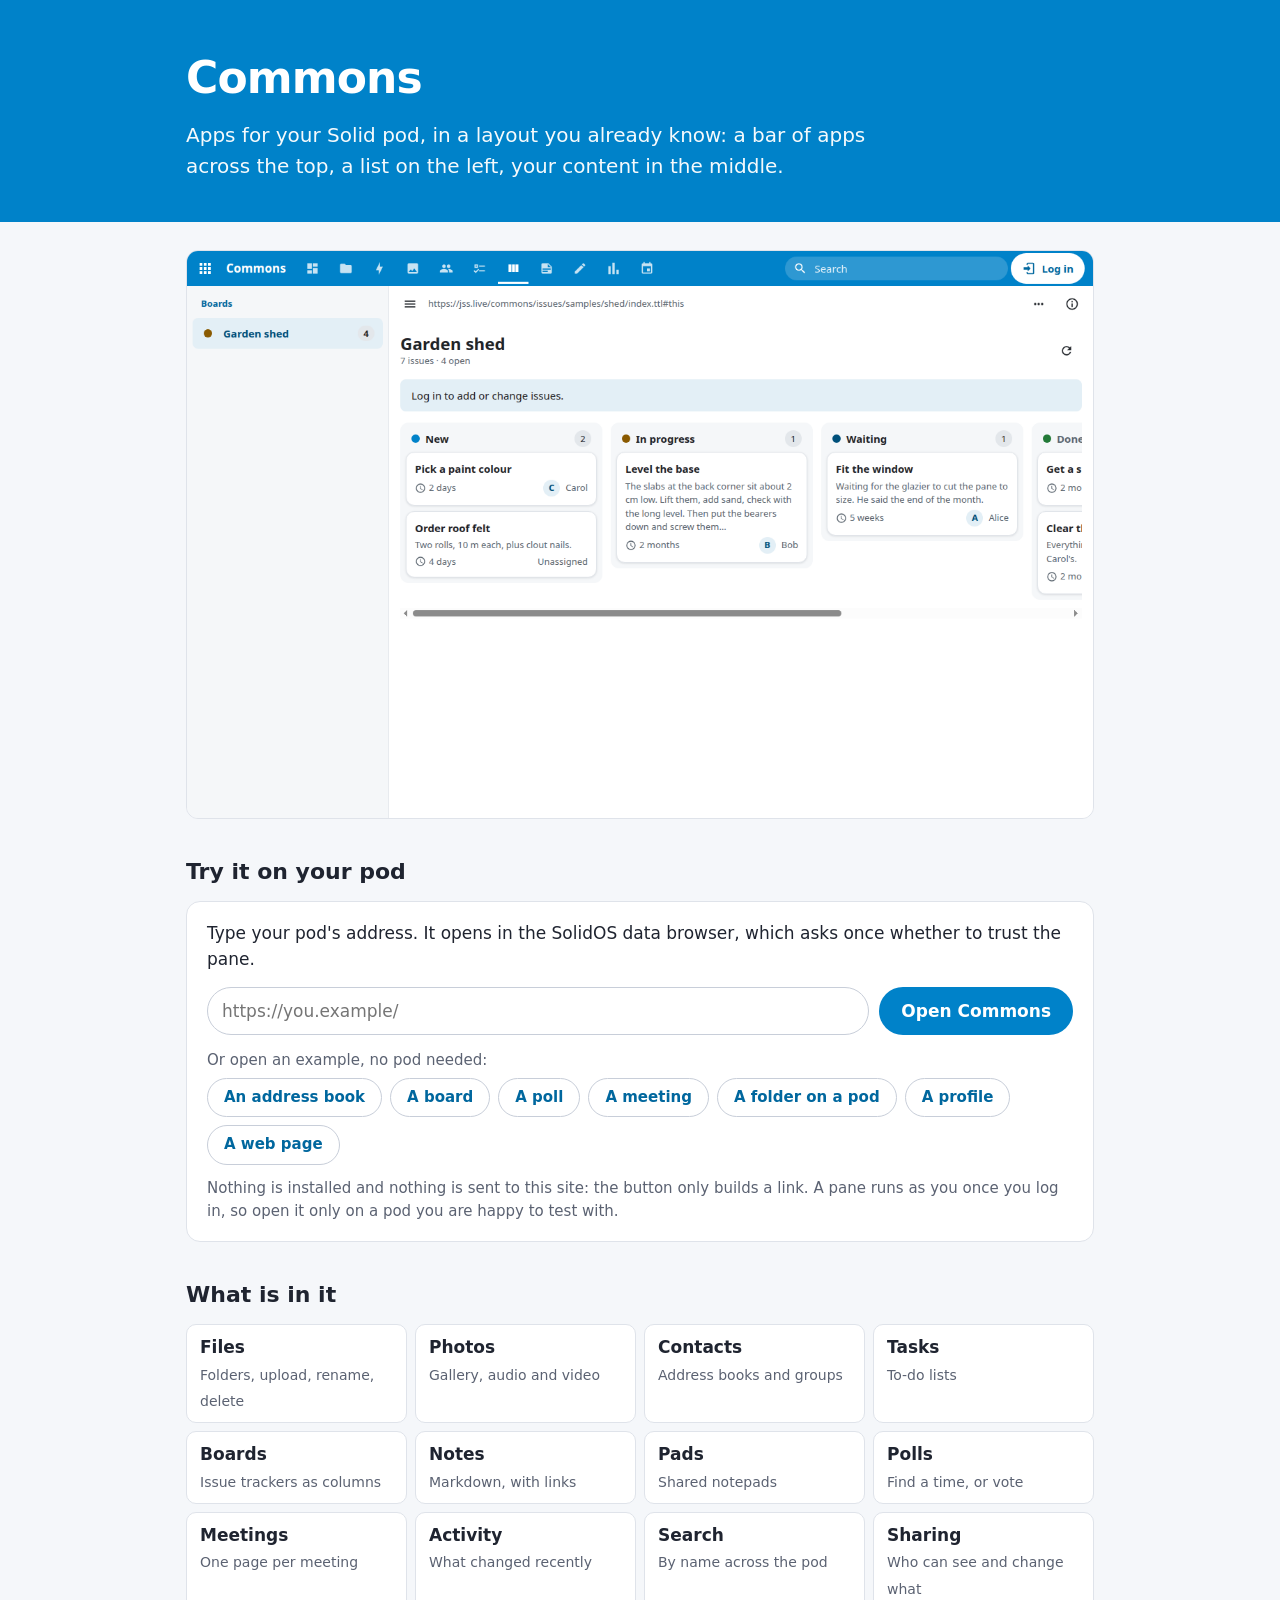
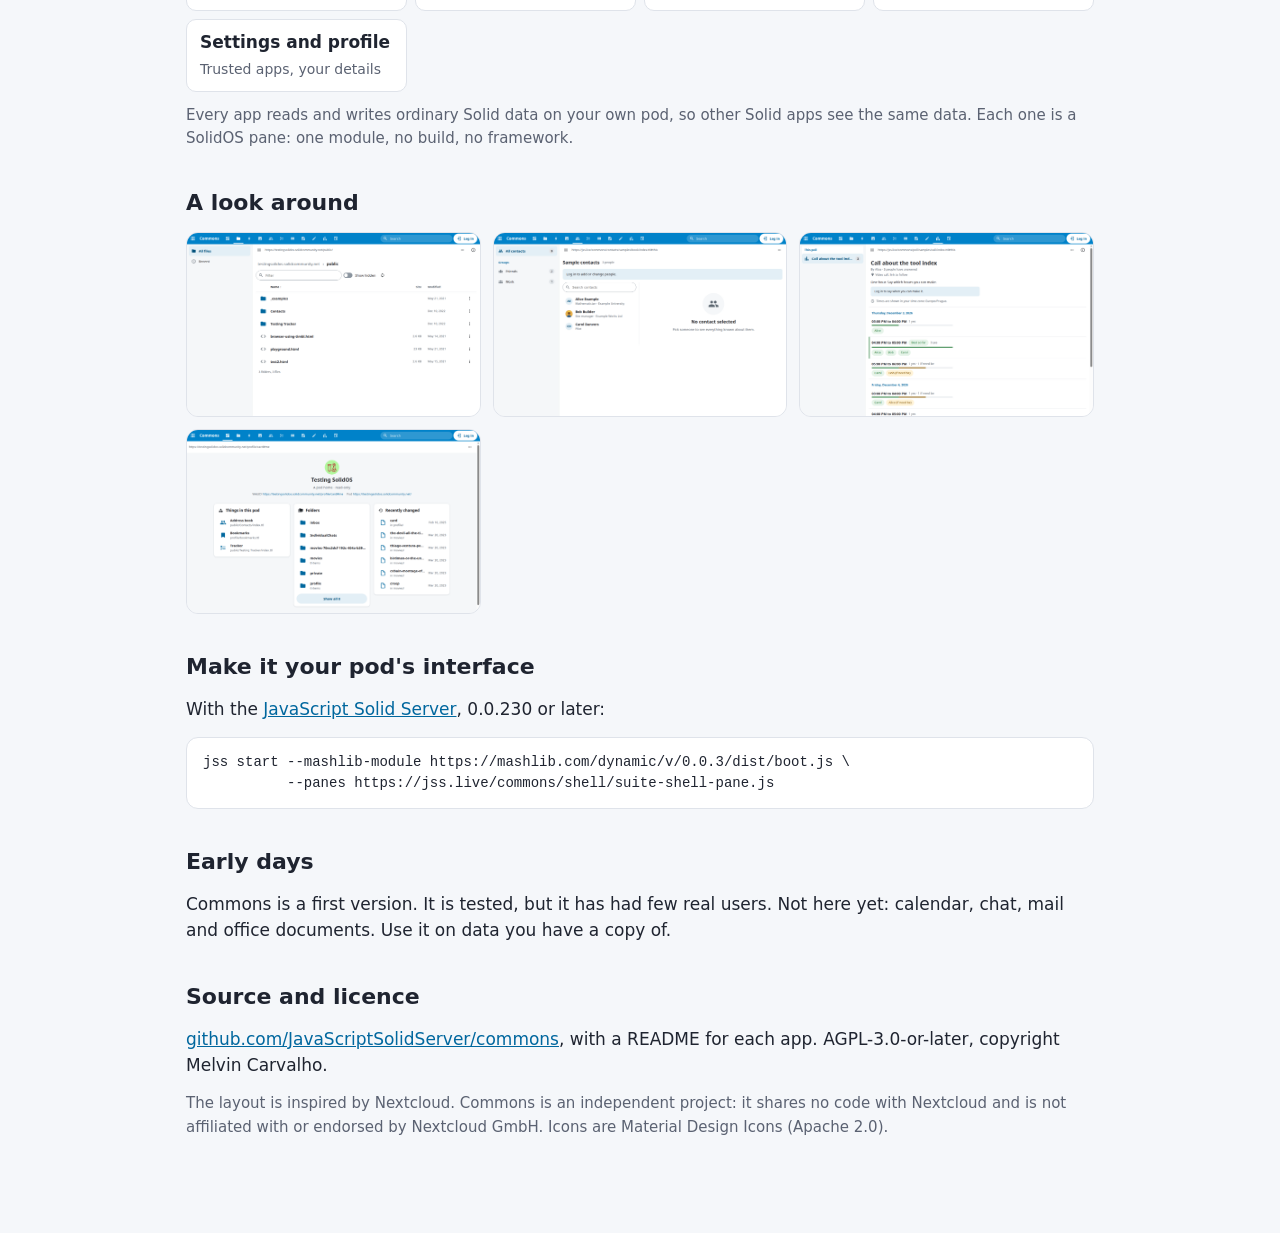
<file: index.html>
<!doctype html>
<html lang="en">
<head>
<meta charset="utf-8">
<meta name="viewport" content="width=device-width, initial-scale=1">
<title>Commons · apps for your Solid pod</title>
<meta name="description" content="Files, Photos, Contacts, Tasks, Boards, Notes, Pads, Polls, Meetings and more for a Solid pod. Each app is a SolidOS pane: one module, no build.">
<link rel="canonical" href="https://jss.live/commons/">
<meta property="og:type" content="website">
<meta property="og:site_name" content="Commons">
<meta property="og:title" content="Commons · apps for your Solid pod">
<meta property="og:description" content="Files, Photos, Contacts, Tasks, Boards, Notes, Pads, Polls and Meetings for a Solid pod, in one familiar layout. Each app is a SolidOS pane: one module, no build.">
<meta property="og:url" content="https://jss.live/commons/">
<meta property="og:image" content="https://jss.live/commons/og.png">
<meta property="og:image:type" content="image/png">
<meta property="og:image:width" content="1200">
<meta property="og:image:height" content="630">
<meta property="og:image:alt" content="Commons: 'Apps for your Solid pod, in a layout you already know', beside a board of issues in columns, under a blue bar of app icons">
<meta property="og:locale" content="en_GB">
<meta name="twitter:card" content="summary_large_image">
<meta name="twitter:title" content="Commons · apps for your Solid pod">
<meta name="twitter:description" content="Files, Photos, Contacts, Tasks, Boards, Notes, Polls and more for a Solid pod, in one familiar layout.">
<meta name="twitter:image" content="https://jss.live/commons/og.png">
<meta name="twitter:image:alt" content="Commons, beside a board of issues on a Solid pod">
<meta name="theme-color" content="#0082c9">
<style>
  :root { color-scheme: light; --blue: #0082c9; --ink: #1f2430; --soft: #5b6272; --line: #dfe3ea; --bg: #f5f7fa; }
  * { box-sizing: border-box; }
  body { margin: 0; background: var(--bg); color: var(--ink); font: 17px/1.55 system-ui, -apple-system, "Segoe UI", sans-serif; }
  header { background: var(--blue); color: #fff; }
  header div, main { max-width: 940px; margin: 0 auto; padding-left: max(16px, env(safe-area-inset-left, 0px)); padding-right: max(16px, env(safe-area-inset-right, 0px)); }
  header div { padding-block: 44px 40px; }
  h1 { margin: 0 0 8px; font-size: 44px; letter-spacing: -.02em; }
  header p { margin: 0; font-size: 20px; max-width: 34em; opacity: .96; }
  main { padding-block: 28px 80px; }
  h2 { margin: 36px 0 12px; font-size: 22px; }
  p { margin: 0 0 14px; }
  .shot { display: block; width: 100%; height: auto; border: 1px solid var(--line); border-radius: 12px; background: #fff; }
  .try { background: #fff; border: 1px solid var(--line); border-radius: 14px; padding: 18px 20px; }
  .row { display: flex; flex-wrap: wrap; gap: 10px; }
  .row input { flex: 1 1 260px; min-width: 0; font: inherit; padding: 10px 14px; border: 1px solid #c8ced9; border-radius: 999px; }
  .row a, .row button { font: inherit; font-weight: 650; padding: 10px 22px; border-radius: 999px; border: 0; background: var(--blue); color: #fff; text-decoration: none; cursor: pointer; }
  .small { font-size: 15px; color: var(--soft); }
  .pills { list-style: none; margin: 0; padding: 0; display: flex; flex-wrap: wrap; gap: 8px; }
  .pills a { display: inline-block; padding: 7px 16px; border-radius: 999px; border: 1px solid #c8ced9; background: #fff; color: #00679e; font-size: 15px; font-weight: 600; text-decoration: none; }
  .pills a:hover { background: #e6f3fa; border-color: var(--blue); }
  .apps { list-style: none; margin: 0; padding: 0; display: grid; grid-template-columns: repeat(auto-fill, minmax(190px, 1fr)); gap: 8px; }
  .apps li { background: #fff; border: 1px solid var(--line); border-radius: 10px; padding: 9px 13px; }
  .apps b { display: block; }
  .apps span { font-size: 14px; color: var(--soft); }
  pre { margin: 0 0 14px; padding: 14px 16px; background: #fff; border: 1px solid var(--line); border-radius: 12px; overflow-x: auto; font: 14px/1.5 ui-monospace, "SF Mono", Menlo, monospace; }
  .grid { display: grid; grid-template-columns: repeat(auto-fill, minmax(260px, 1fr)); gap: 12px; }
  a { color: #00679e; }
</style>
</head>
<body>
<header><div>
  <h1>Commons</h1>
  <p>Apps for your Solid pod, in a layout you already know: a bar of apps across the top, a list on the left, your content in the middle.</p>
</div></header>
<main>
  <img class="shot" src="pictures/boards.png" width="1300" height="813" alt="Commons showing a board: a blue bar of app icons across the top, the list of boards on the left, and issues as cards in columns by state">

  <h2>Try it on your pod</h2>
  <div class="try">
    <p>Type your pod's address. It opens in the SolidOS data browser, which asks once whether to trust the pane.</p>
    <form class="row" id="go">
      <input id="pod" type="url" inputmode="url" placeholder="https://you.example/" aria-label="Your pod's address" required>
      <button type="submit">Open Commons</button>
    </form>
    <p class="small" style="margin:14px 0 6px">Or open an example, no pod needed:</p>
    <ul class="pills">
      <li><a href="https://mashlib.com/dynamic/?pane=https%3A%2F%2Fjss.live%2Fcommons%2Fshell%2Fsuite-shell-pane.js&amp;uri=https%3A%2F%2Fjss.live%2Fcommons%2Fcontacts%2Fsamples%2Fbook%2Findex.ttl%23this">An address book</a></li>
      <li><a href="https://mashlib.com/dynamic/?pane=https%3A%2F%2Fjss.live%2Fcommons%2Fshell%2Fsuite-shell-pane.js&amp;uri=https%3A%2F%2Fjss.live%2Fcommons%2Fissues%2Fsamples%2Fshed%2Findex.ttl%23this">A board</a></li>
      <li><a href="https://mashlib.com/dynamic/?pane=https%3A%2F%2Fjss.live%2Fcommons%2Fshell%2Fsuite-shell-pane.js&amp;uri=https%3A%2F%2Fjss.live%2Fcommons%2Fpoll%2Fsamples%2Fcall%2Findex.ttl%23this">A poll</a></li>
      <li><a href="https://mashlib.com/dynamic/?pane=https%3A%2F%2Fjss.live%2Fcommons%2Fshell%2Fsuite-shell-pane.js&amp;uri=https%3A%2F%2Fjss.live%2Fcommons%2Fmeeting%2Fsamples%2Fplanning%2Findex.ttl%23this">A meeting</a></li>
      <li><a href="https://mashlib.com/dynamic/?pane=https%3A%2F%2Fjss.live%2Fcommons%2Fshell%2Fsuite-shell-pane.js&amp;uri=https%3A%2F%2Ftestingsolidos.solidcommunity.net%2Fpublic%2F">A folder on a pod</a></li>
      <li><a href="https://mashlib.com/dynamic/?pane=https%3A%2F%2Fjss.live%2Fcommons%2Fshell%2Fsuite-shell-pane.js&amp;uri=https%3A%2F%2Ftestingsolidos.solidcommunity.net%2Fprofile%2Fcard%23me">A profile</a></li>
      <li><a href="https://mashlib.com/dynamic/?pane=https%3A%2F%2Fjss.live%2Fcommons%2Fshell%2Fsuite-shell-pane.js&amp;uri=https%3A%2F%2Fjss.live%2Fcommons%2Fdocument%2Fsamples%2Fwelcome.html">A web page</a></li>
    </ul>
    <p class="small" style="margin:12px 0 0">Nothing is installed and nothing is sent to this site: the button only builds a link. A pane runs as you once you log in, so open it only on a pod you are happy to test with.</p>
  </div>

  <h2>What is in it</h2>
  <ul class="apps">
    <li><b>Files</b><span>Folders, upload, rename, delete</span></li>
    <li><b>Photos</b><span>Gallery, audio and video</span></li>
    <li><b>Contacts</b><span>Address books and groups</span></li>
    <li><b>Tasks</b><span>To-do lists</span></li>
    <li><b>Boards</b><span>Issue trackers as columns</span></li>
    <li><b>Notes</b><span>Markdown, with links</span></li>
    <li><b>Pads</b><span>Shared notepads</span></li>
    <li><b>Polls</b><span>Find a time, or vote</span></li>
    <li><b>Meetings</b><span>One page per meeting</span></li>
    <li><b>Activity</b><span>What changed recently</span></li>
    <li><b>Search</b><span>By name across the pod</span></li>
    <li><b>Sharing</b><span>Who can see and change what</span></li>
    <li><b>Settings and profile</b><span>Trusted apps, your details</span></li>
  </ul>
  <p class="small" style="margin-top:12px">Every app reads and writes ordinary Solid data on your own pod, so other Solid apps see the same data. Each one is a SolidOS pane: one module, no build, no framework.</p>

  <h2>A look around</h2>
  <div class="grid">
    <img class="shot" src="pictures/files.png" width="1300" height="813" loading="lazy" alt="Files: the folders and files of a pod, with sizes and dates">
    <img class="shot" src="pictures/contacts.png" width="1300" height="813" loading="lazy" alt="Contacts: groups on the left, a list of people, and one person's details">
    <img class="shot" src="pictures/polls.png" width="1300" height="813" loading="lazy" alt="Polls: hours offered for a call, with who can make each">
    <img class="shot" src="pictures/dashboard.png" width="1300" height="813" loading="lazy" alt="A pod's home: the things in it, its folders, and what changed recently">
  </div>

  <h2>Make it your pod's interface</h2>
  <p>With the <a href="https://jss.live">JavaScript Solid Server</a>, 0.0.230 or later:</p>
<pre>jss start --mashlib-module https://mashlib.com/dynamic/v/0.0.3/dist/boot.js \
          --panes https://jss.live/commons/shell/suite-shell-pane.js</pre>

  <h2>Early days</h2>
  <p>Commons is a first version. It is tested, but it has had few real users. Not here yet: calendar, chat, mail and office documents. Use it on data you have a copy of.</p>

  <h2>Source and licence</h2>
  <p><a href="https://github.com/JavaScriptSolidServer/commons">github.com/JavaScriptSolidServer/commons</a>, with a README for each app. AGPL-3.0-or-later, copyright Melvin Carvalho.</p>
  <p class="small">The layout is inspired by Nextcloud. Commons is an independent project: it shares no code with Nextcloud and is not affiliated with or endorsed by Nextcloud GmbH. Icons are Material Design Icons (Apache 2.0).</p>
</main>
<script>
  document.getElementById('go').addEventListener('submit', (event) => {
    event.preventDefault()
    let address = document.getElementById('pod').value.trim()
    if (!/^https?:\/\//i.test(address)) address = 'https://' + address
    let url
    try { url = new URL(address) } catch { return }
    if (!/^https?:$/.test(url.protocol)) return
    location.href = 'https://mashlib.com/dynamic/?pane=' + encodeURIComponent('https://jss.live/commons/shell/suite-shell-pane.js') + '&uri=' + encodeURIComponent(url.href)
  })
</script>
</body>
</html>
</file>
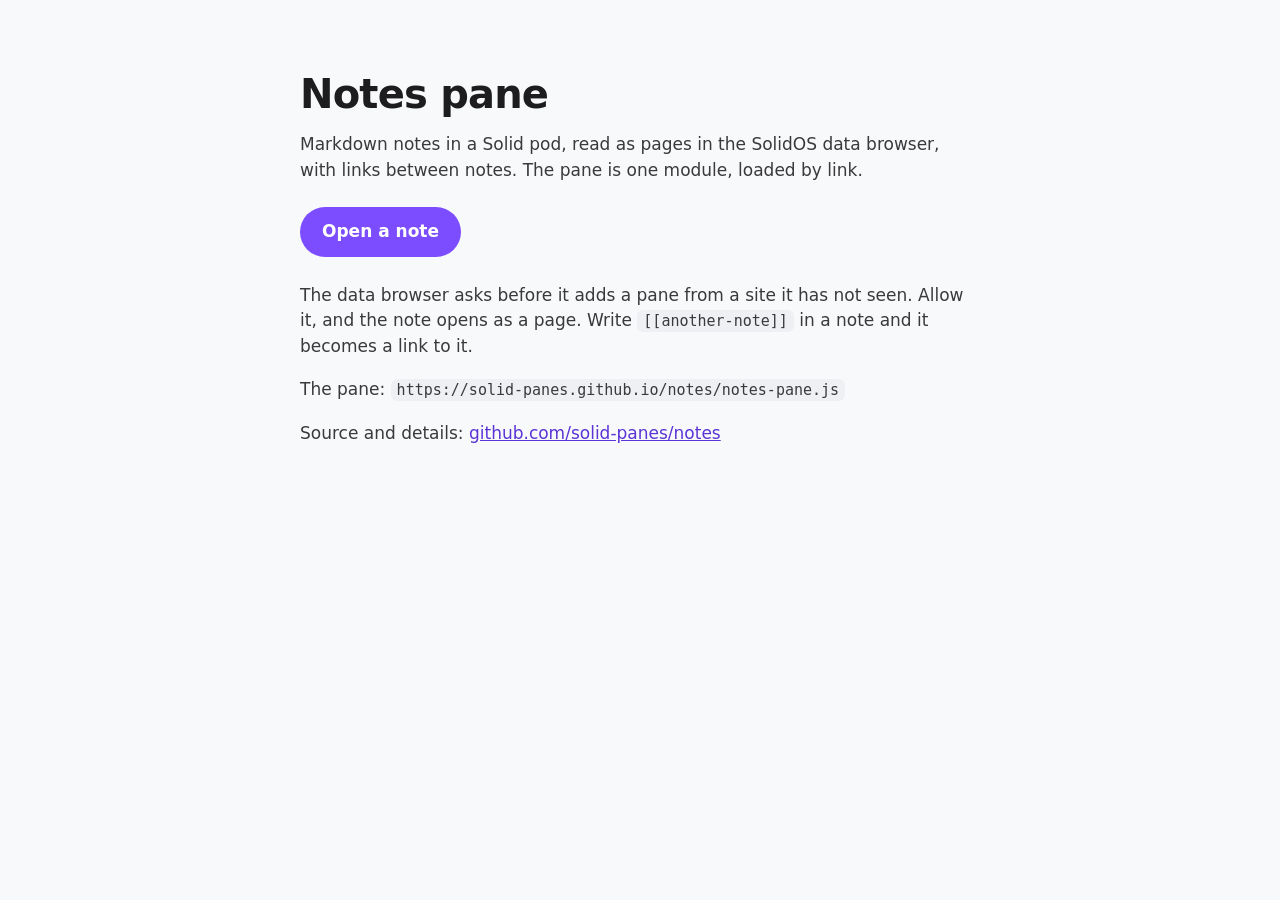
<file: notes/index.html>
<!doctype html>
<html lang="en">
<head>
<meta charset="utf-8">
<meta name="viewport" content="width=device-width, initial-scale=1">
<title>Notes pane · solid-panes</title>
<meta name="description" content="Markdown notes in a Solid pod, read as pages in the SolidOS data browser, with links between notes. One pane, loaded by link.">
<link rel="canonical" href="https://solid-panes.github.io/notes/">
<meta property="og:type" content="website">
<meta property="og:site_name" content="solid-panes">
<meta property="og:title" content="Notes pane · Markdown notes, linked">
<meta property="og:description" content="Notes in your Solid pod, read as pages in the SolidOS data browser. Write [[another-note]] and it becomes a link. One pane, loaded by link.">
<meta property="og:url" content="https://solid-panes.github.io/notes/">
<meta property="og:image" content="https://solid-panes.github.io/notes/og.png">
<meta property="og:image:width" content="1200">
<meta property="og:image:height" content="630">
<meta property="og:image:alt" content="The notes pane: a Markdown note shown as a page in SolidOS, with links to other notes and a task list">
<meta name="twitter:card" content="summary_large_image">
<meta name="twitter:title" content="Notes pane · Markdown notes, linked">
<meta name="twitter:description" content="Notes in your Solid pod, read as pages. [[another-note]] becomes a link.">
<meta name="twitter:image" content="https://solid-panes.github.io/notes/og.png">
<style>
  body { margin: 0; background: #f8f9fb; color: #1d1d1f; font: 17px/1.5 -apple-system, BlinkMacSystemFont, "Segoe UI", system-ui, sans-serif }
  main { max-width: 680px; margin: 0 auto; padding: 64px max(20px, env(safe-area-inset-left, 0px)) 96px }
  h1 { font-size: 40px; letter-spacing: -.02em; margin: 0 0 8px }
  p { margin: 0 0 18px; color: #3a3a3c }
  .go { display: inline-block; background: #7c4dff; color: #fff; font-weight: 700; text-decoration: none; padding: 12px 22px; border-radius: 999px; margin: 6px 0 26px }
  code { background: #eef0f4; padding: 2px 6px; border-radius: 6px; font-size: 15px; overflow-wrap: anywhere }
  a { color: #5b34d6 }
</style>
</head>
<body>
<main>
  <h1>Notes pane</h1>
  <p>Markdown notes in a Solid pod, read as pages in the SolidOS data browser, with links between notes. The pane is one module, loaded by link.</p>
  <a class="go" href="https://mashlib.com/dynamic/?pane=https%3A%2F%2Fsolid-panes.github.io%2Fnotes%2Fnotes-pane.js&uri=https%3A%2F%2Fsolid-panes.github.io%2Fnotes%2Fnotes%2Fwelcome.md">Open a note</a>
  <p>The data browser asks before it adds a pane from a site it has not seen. Allow it, and the note opens as a page. Write <code>[[another-note]]</code> in a note and it becomes a link to it.</p>
  <p>The pane: <code>https://solid-panes.github.io/notes/notes-pane.js</code></p>
  <p>Source and details: <a href="https://github.com/solid-panes/notes">github.com/solid-panes/notes</a></p>
</main>
</body>
</html>
</file>
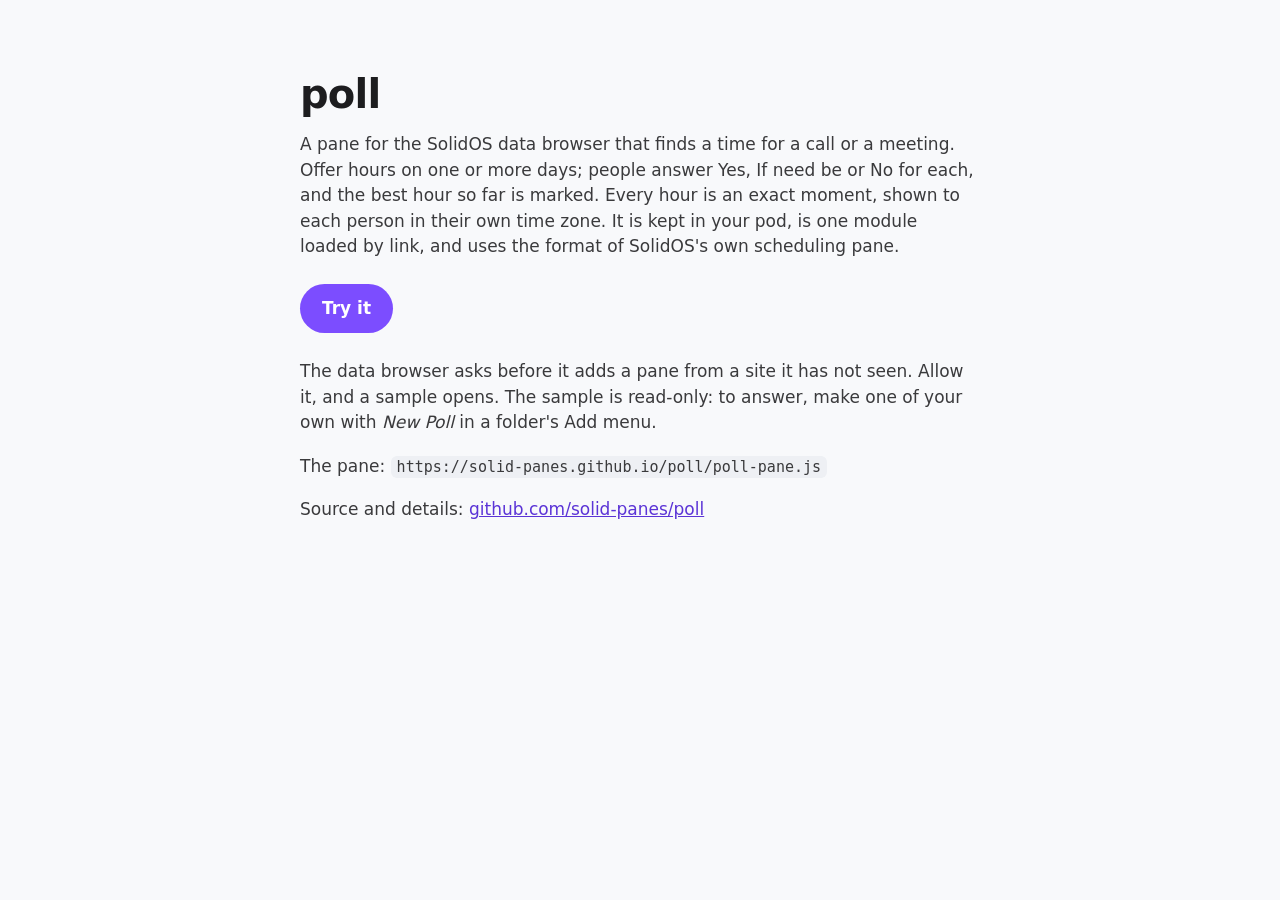
<file: poll/index.html>
<!doctype html>
<html lang="en">
<head>
<meta charset="utf-8">
<meta name="viewport" content="width=device-width, initial-scale=1">
<title>poll</title>
<meta name="description" content="A SolidOS pane that finds a time for a call or a meeting: offer hours, people say which they can make. Kept in your pod. One file, loaded by link.">
<link rel="canonical" href="https://solid-panes.github.io/poll/">
<meta property="og:type" content="website">
<meta property="og:site_name" content="solid-panes">
<meta property="og:title" content="Poll pane · find a time for a call">
<meta property="og:description" content="A SolidOS pane that finds a time for a call or a meeting: offer hours, people say which they can make. Kept in your pod. One file, loaded by link.">
<meta property="og:url" content="https://solid-panes.github.io/poll/">
<meta property="og:image" content="https://solid-panes.github.io/poll/og.png">
<meta property="og:image:width" content="1200">
<meta property="og:image:height" content="630">
<meta property="og:image:alt" content="The poll pane: hours offered for a call on two days, with who can make each and the best hour outlined, shown in SolidOS">
<meta name="twitter:card" content="summary_large_image">
<meta name="twitter:image" content="https://solid-panes.github.io/poll/og.png">
<style>
  body { margin: 0; background: #f8f9fb; color: #1d1d1f; font: 17px/1.5 -apple-system, BlinkMacSystemFont, "Segoe UI", system-ui, sans-serif }
  main { max-width: 680px; margin: 0 auto; padding: 64px max(20px, env(safe-area-inset-left, 0px)) 96px }
  h1 { font-size: 40px; letter-spacing: -.02em; margin: 0 0 8px }
  p { margin: 0 0 18px; color: #3a3a3c }
  .go { display: inline-block; background: #7c4dff; color: #fff; font-weight: 700; text-decoration: none; padding: 12px 22px; border-radius: 999px; margin: 6px 0 26px }
  code { background: #eef0f4; padding: 2px 6px; border-radius: 6px; font-size: 15px; overflow-wrap: anywhere }
  a { color: #5b34d6 }
</style>
</head>
<body>
<main>
  <h1>poll</h1>
  <p>A pane for the SolidOS data browser that finds a time for a call or a meeting. Offer hours on one or more days; people answer Yes, If need be or No for each, and the best hour so far is marked. Every hour is an exact moment, shown to each person in their own time zone. It is kept in your pod, is one module loaded by link, and uses the format of SolidOS's own scheduling pane.</p>
  <a class="go" href="https://solidos.org/docs/browser/?pane=https%3A%2F%2Fsolid-panes.github.io%2Fpoll%2Fpoll-pane.js&amp;uri=https%3A%2F%2Fsolid-panes.github.io%2Fpoll%2Fsamples%2Fcall%2Findex.ttl%23this">Try it</a>
  <p>The data browser asks before it adds a pane from a site it has not seen. Allow it, and a sample opens. The sample is read-only: to answer, make one of your own with <em>New Poll</em> in a folder's Add menu.</p>
  <p>The pane: <code>https://solid-panes.github.io/poll/poll-pane.js</code></p>
  <p>Source and details: <a href="https://github.com/solid-panes/poll">github.com/solid-panes/poll</a></p>
</main>
</body>
</html>
</file>
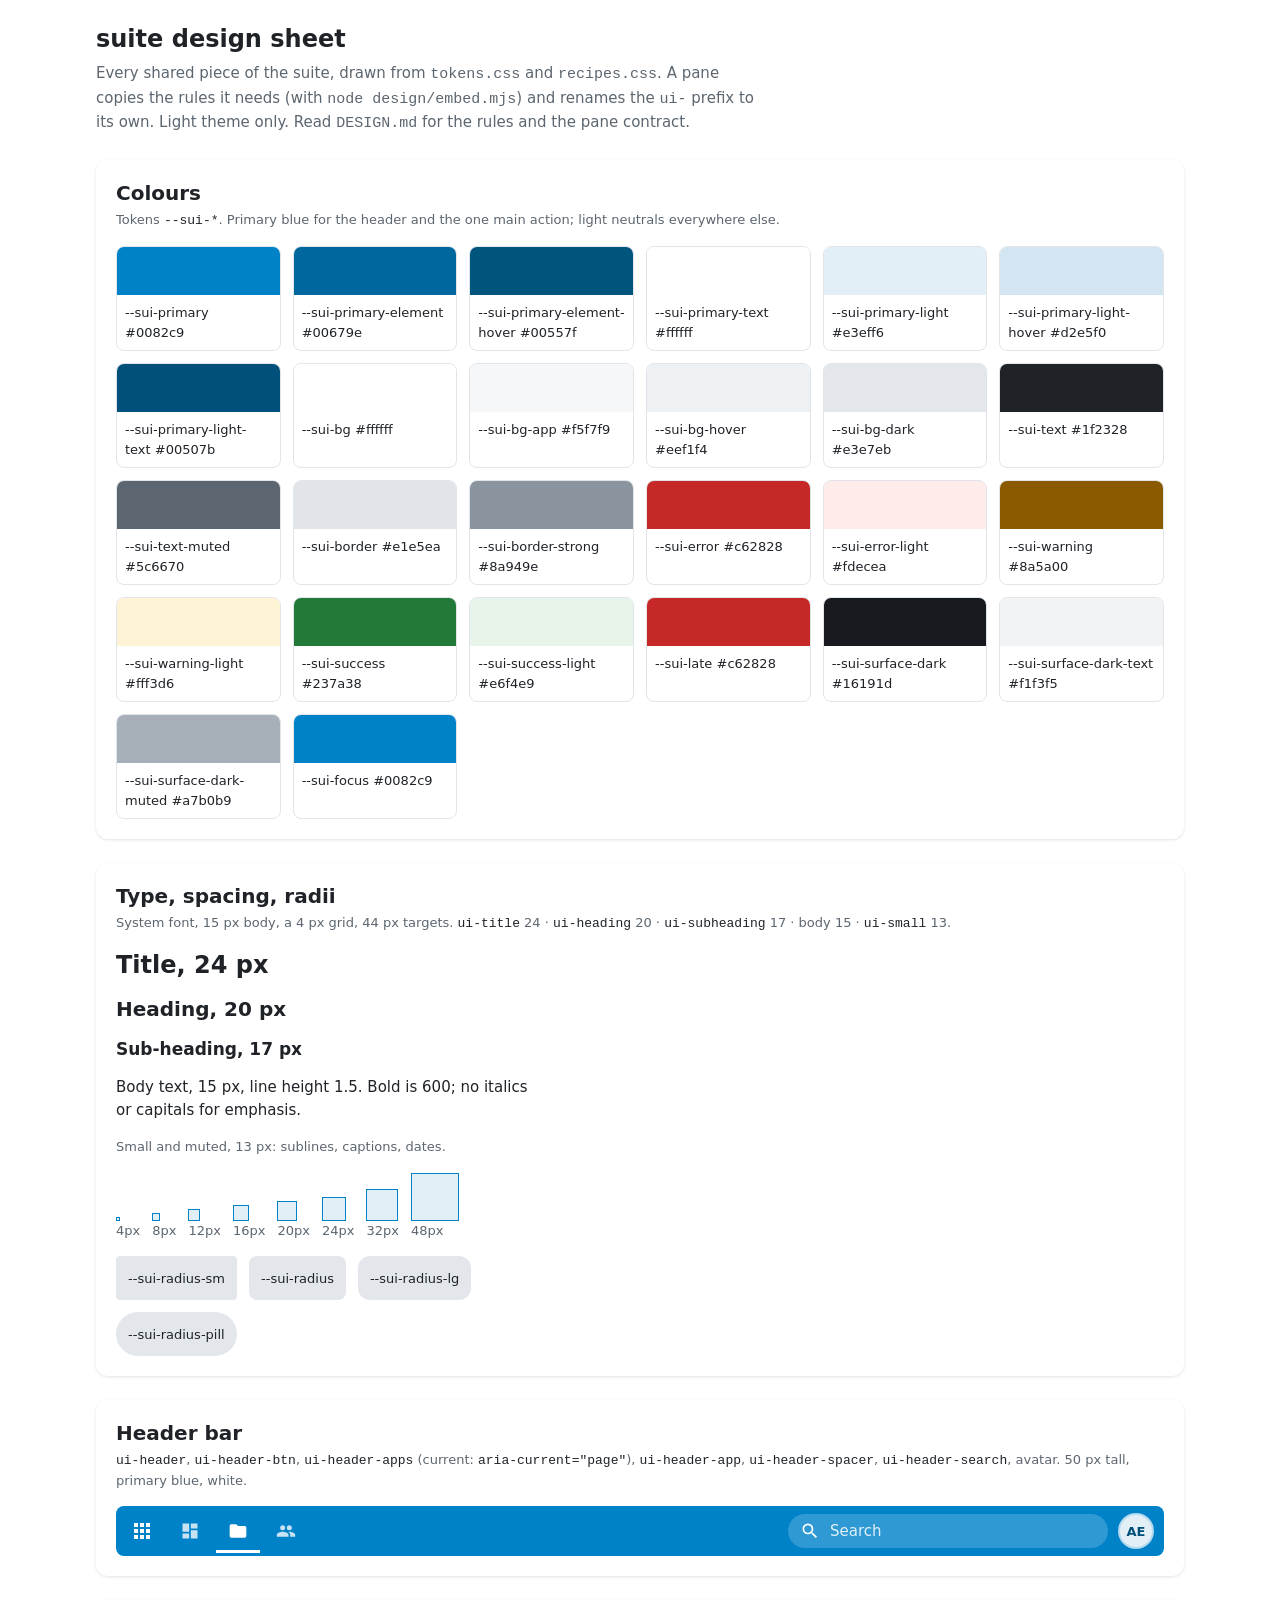
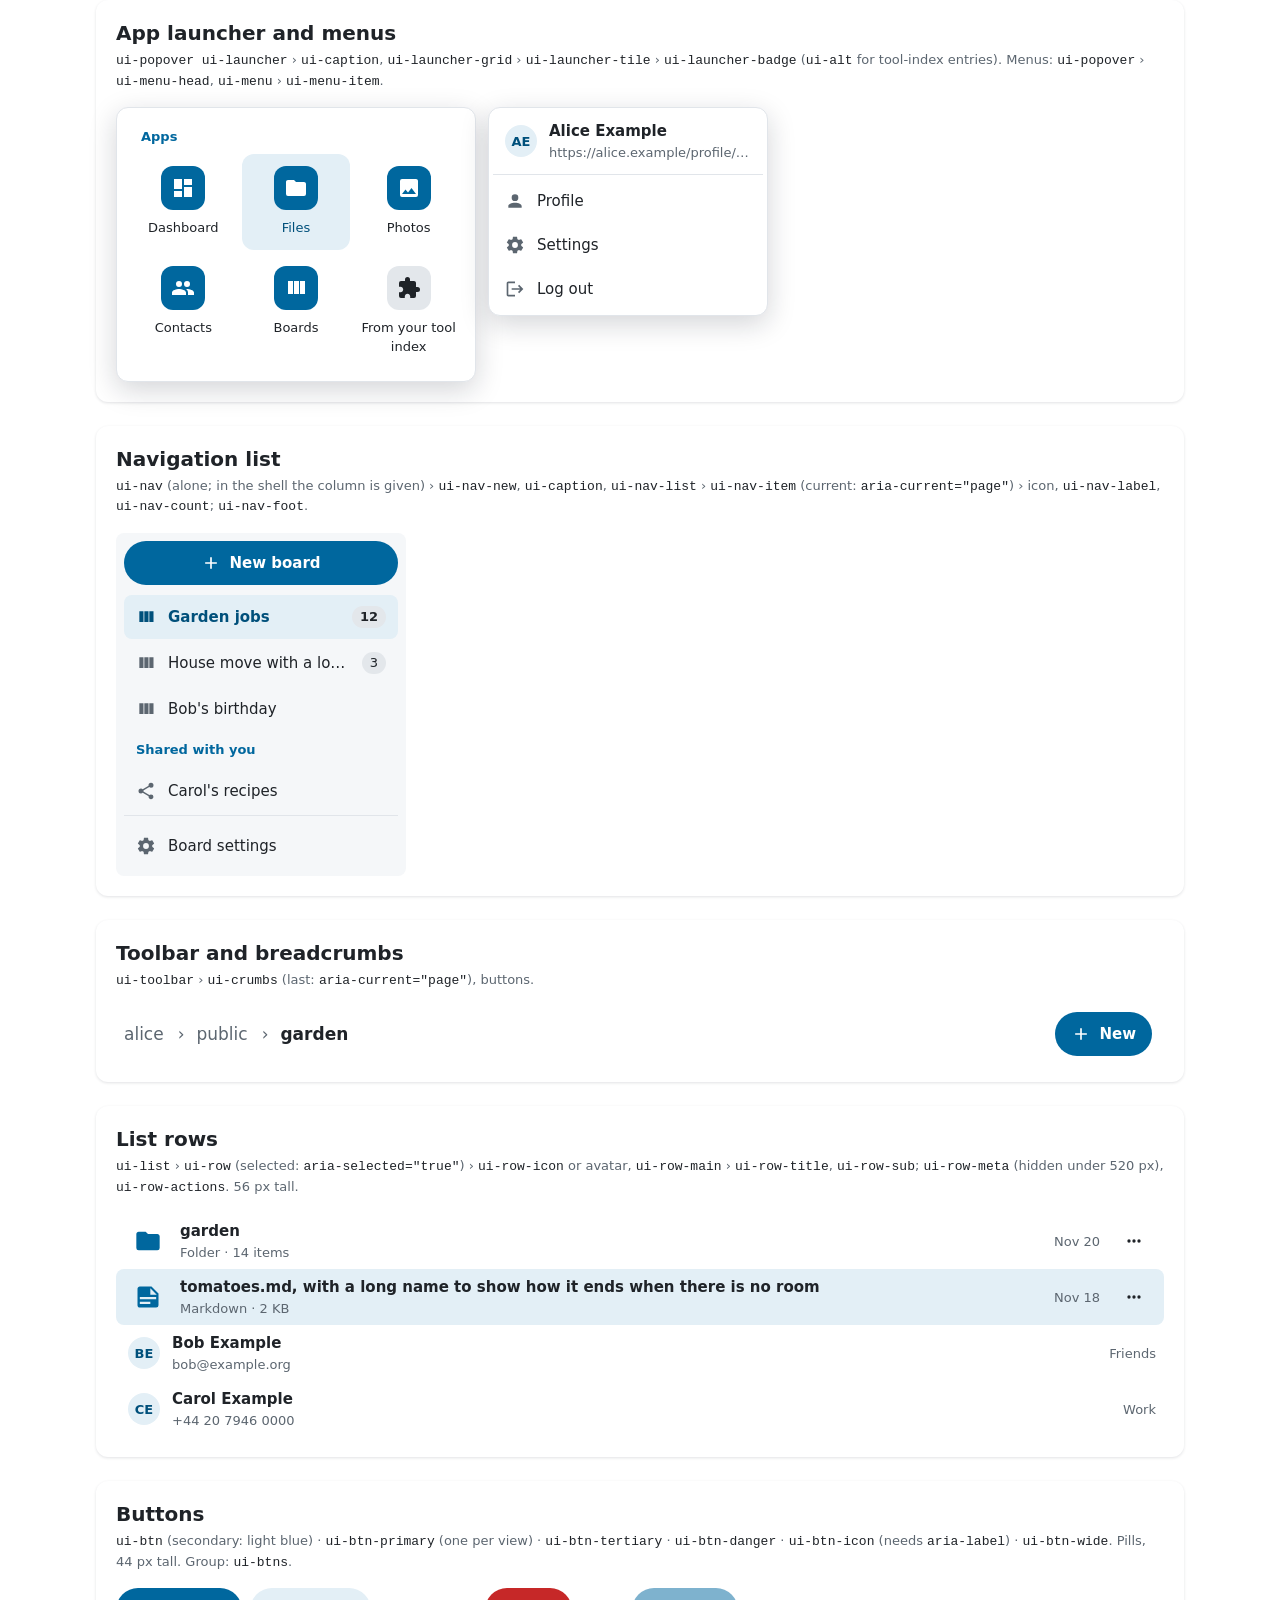
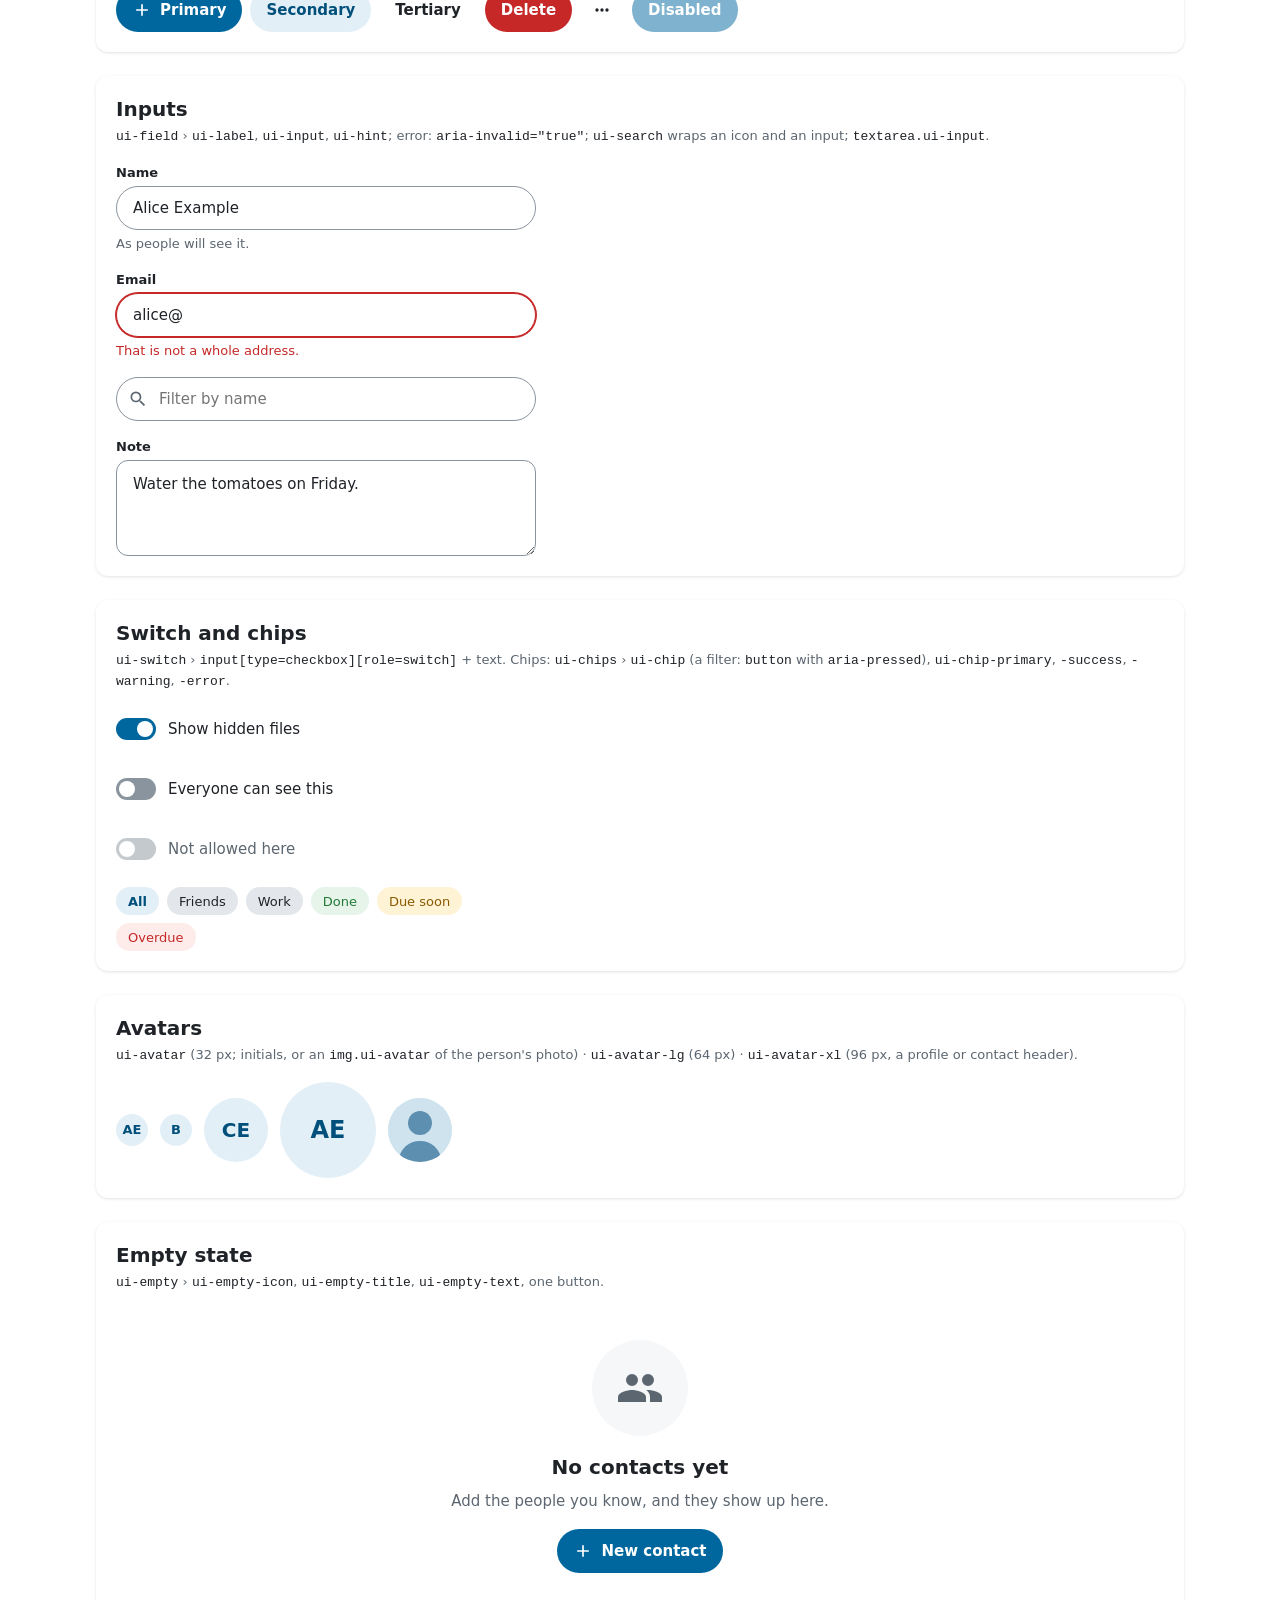
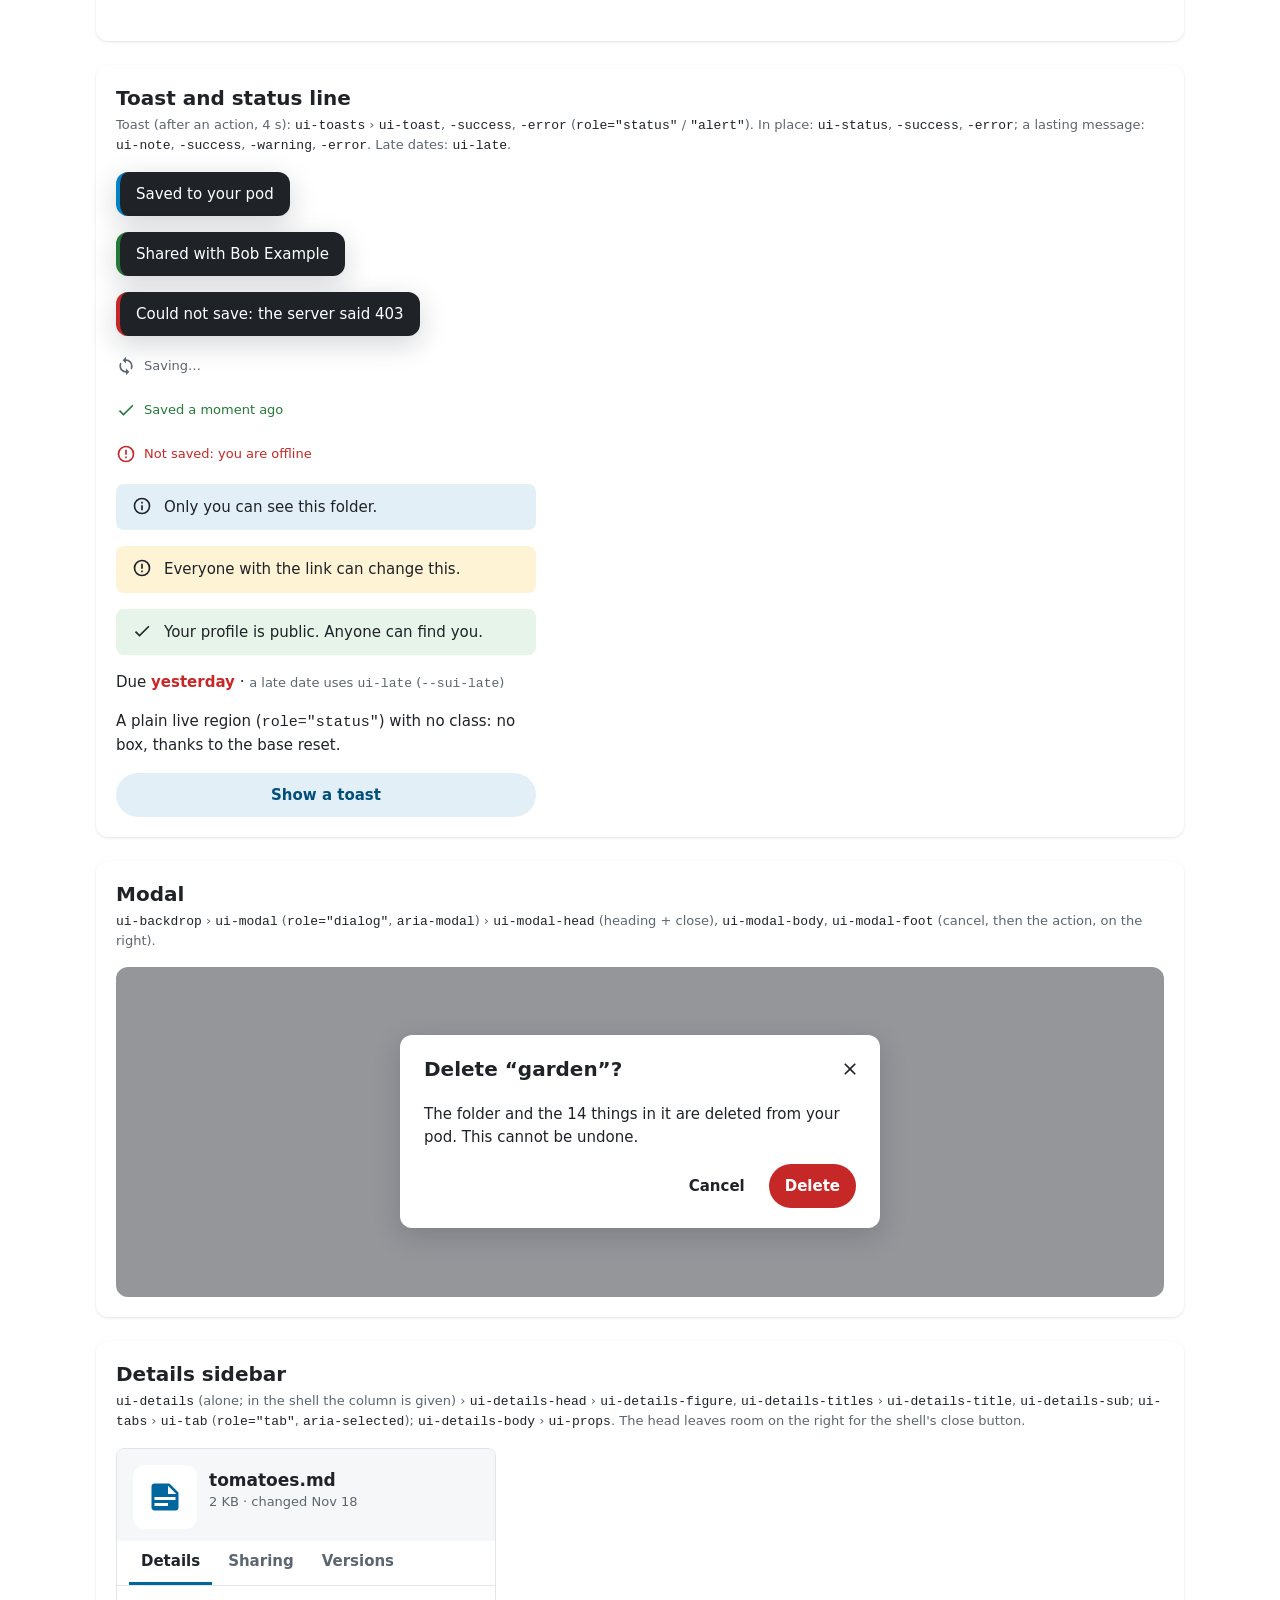
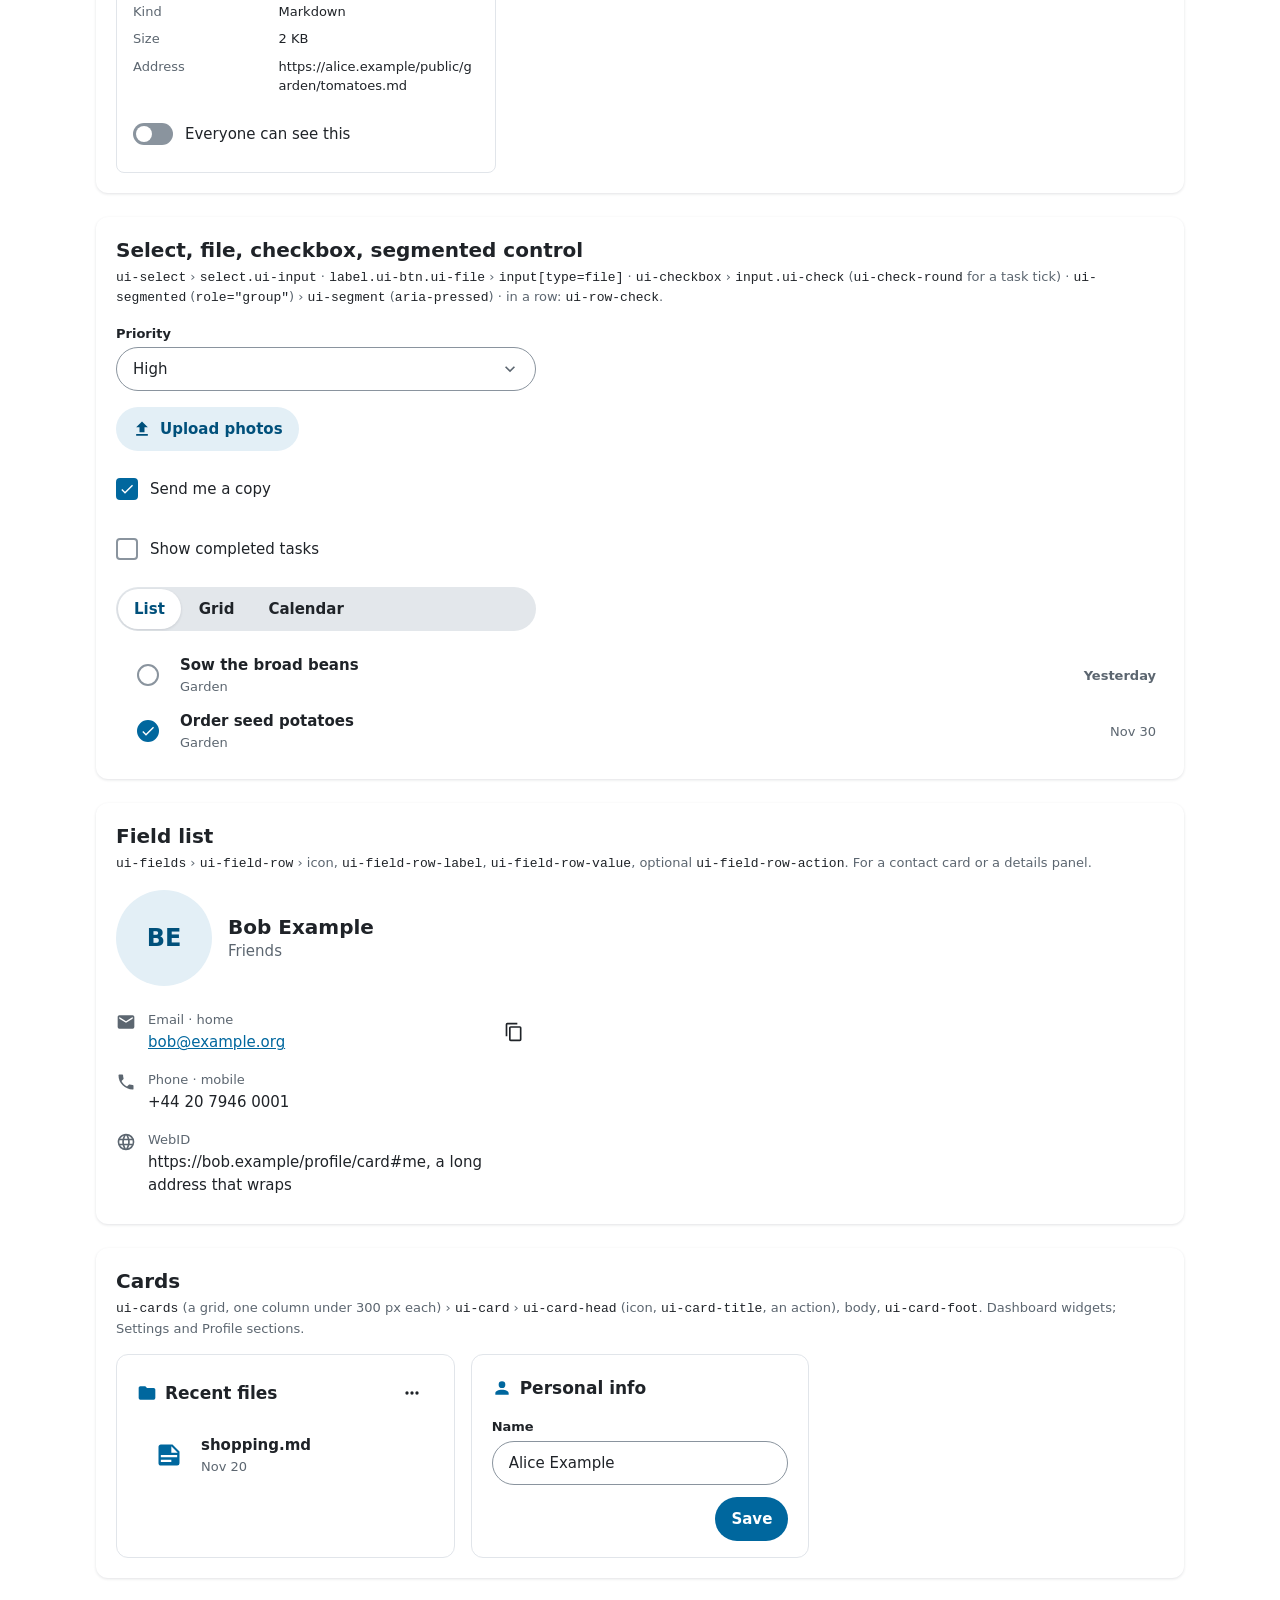
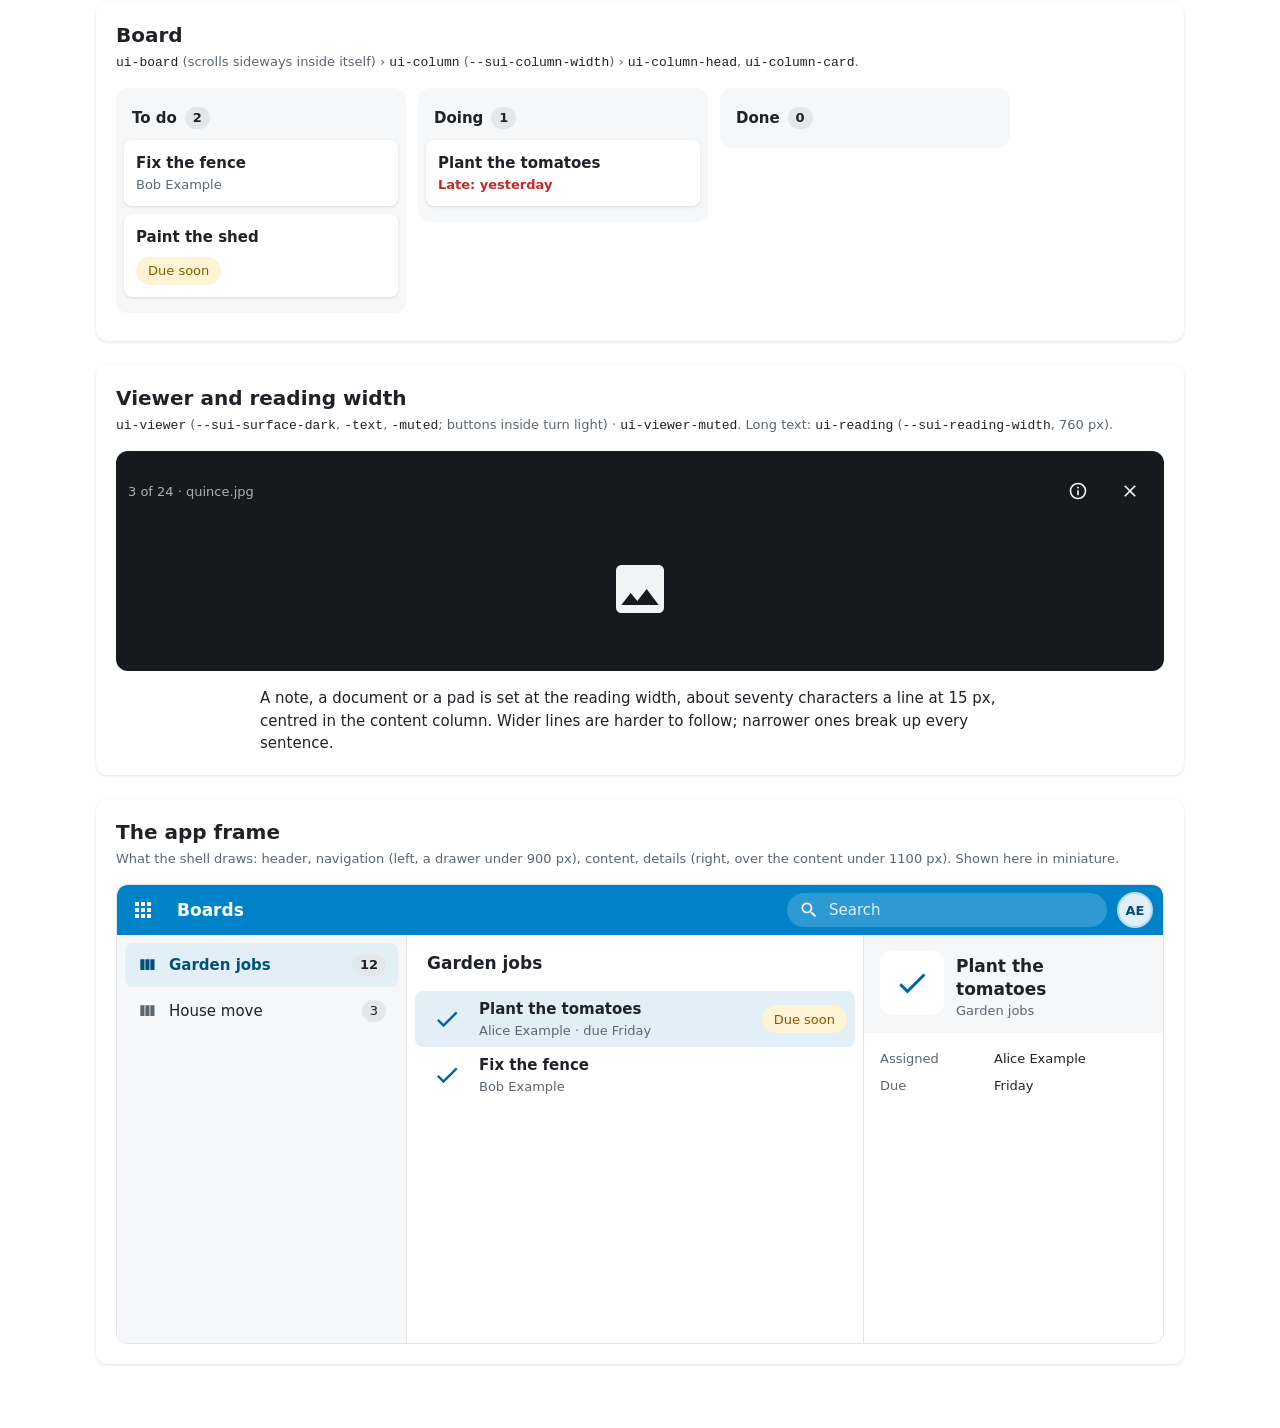
<file: design/samples.html>
<!doctype html>
<html lang="en">
<head>
<meta charset="utf-8">
<meta name="viewport" content="width=device-width, initial-scale=1">
<title>suite · design sheet</title>
<link rel="stylesheet" href="tokens.css">
<link rel="stylesheet" href="recipes.css">
<style>
  /* Page layout for this sample sheet only (prefix sp-); everything else is the shared recipes. */
  body { margin: 0; background: var(--sui-bg-app) }
  .sp-page { max-width: 1120px; margin: 0 auto; padding: var(--sui-space-6) var(--sui-space-4) var(--sui-space-12); background: transparent }
  .sp-intro { margin: 0 0 var(--sui-space-6) }
  .sp-intro p { margin: var(--sui-space-2) 0 0; color: var(--sui-text-muted); max-width: 70ch }
  .sp-card { margin: 0 0 var(--sui-space-6); padding: var(--sui-space-5); border-radius: var(--sui-radius-lg); background: var(--sui-bg); box-shadow: var(--sui-shadow) }
  .sp-card > h2 { margin: 0 0 var(--sui-space-1) }
  .sp-card > .sp-classes { margin: 0 0 var(--sui-space-4); color: var(--sui-text-muted); font-size: var(--sui-text-sm); overflow-wrap: anywhere }
  .sp-classes code { font-family: var(--sui-font-mono); color: var(--sui-text) }
  .sp-grid { display: grid; grid-template-columns: repeat(auto-fill, minmax(140px, 1fr)); gap: var(--sui-space-3) }
  .sp-swatch { border-radius: var(--sui-radius); border: 1px solid var(--sui-border); overflow: hidden; font-size: var(--sui-text-sm) }
  .sp-swatch i { display: block; height: 48px }
  .sp-swatch span { display: block; padding: var(--sui-space-2); overflow-wrap: anywhere }
  .sp-row { display: flex; flex-wrap: wrap; align-items: center; gap: var(--sui-space-3) }
  .sp-stack { display: flex; flex-direction: column; gap: var(--sui-space-4); max-width: 420px }
  .sp-space { display: flex; align-items: flex-end; gap: var(--sui-space-3); flex-wrap: wrap; font-size: var(--sui-text-sm); color: var(--sui-text-muted) }
  .sp-space i { display: block; background: var(--sui-primary-light); border: 1px solid var(--sui-primary) }
  .sp-frame { position: relative; display: flex; flex-direction: column; height: 460px; border: 1px solid var(--sui-border); border-radius: var(--sui-radius-lg); overflow: hidden }
  .sp-frame-body { flex: 1 1 auto; min-height: 0; display: flex }
  .sp-frame-body > .ui-nav { flex: none; overflow: auto; border-right: 1px solid var(--sui-border) }
  .sp-frame-body > main { flex: 1 1 auto; min-width: 0; overflow: auto }
  .sp-frame-body > .ui-details { flex: none; overflow: auto }
  .sp-pop { position: relative; display: inline-block; max-width: 100% }
  .sp-pop > .ui-popover { position: static; max-width: 100% }
  .sp-modal-demo { position: relative; height: 330px; border-radius: var(--sui-radius-lg); overflow: hidden }
  .sp-modal-demo > .ui-backdrop { position: absolute }
  @media (max-width: 900px) {
    .sp-frame-body > .ui-details { display: none }
  }
  @media (max-width: 600px) {
    .sp-frame-body > .ui-nav { display: none }
    .sp-frame .ui-header-search { flex: 1 1 auto }
    .sp-card { padding: var(--sui-space-4) var(--sui-space-3) }
  }
</style>
</head>
<body class="ui-root">
<div class="sp-page">

<header class="sp-intro">
  <h1 class="ui-title">suite design sheet</h1>
  <p>Every shared piece of the suite, drawn from <code>tokens.css</code> and <code>recipes.css</code>. A pane copies the
  rules it needs (with <code>node design/embed.mjs</code>) and renames the <code>ui-</code> prefix to its own.
  Light theme only. Read <code>DESIGN.md</code> for the rules and the pane contract.</p>
</header>

<section class="sp-card" id="tokens">
  <h2 class="ui-heading">Colours</h2>
  <p class="sp-classes">Tokens <code>--sui-*</code>. Primary blue for the header and the one main action; light neutrals everywhere else.</p>
  <div class="sp-grid" id="swatches"></div>
</section>

<section class="sp-card" id="type">
  <h2 class="ui-heading">Type, spacing, radii</h2>
  <p class="sp-classes">System font, 15 px body, a 4 px grid, 44 px targets. <code>ui-title</code> 24 · <code>ui-heading</code> 20 · <code>ui-subheading</code> 17 · body 15 · <code>ui-small</code> 13.</p>
  <div class="sp-stack">
    <p class="ui-title">Title, 24 px</p>
    <p class="ui-heading">Heading, 20 px</p>
    <p class="ui-subheading">Sub-heading, 17 px</p>
    <p>Body text, 15 px, line height 1.5. Bold is 600; no italics or capitals for emphasis.</p>
    <p class="ui-small ui-muted">Small and muted, 13 px: sublines, captions, dates.</p>
    <div class="sp-space" id="spaces"></div>
    <div class="sp-row" id="radii"></div>
  </div>
</section>

<section class="sp-card" id="header">
  <h2 class="ui-heading">Header bar</h2>
  <p class="sp-classes"><code>ui-header</code>, <code>ui-header-btn</code>, <code>ui-header-apps</code> (current: <code>aria-current="page"</code>), <code>ui-header-app</code>, <code>ui-header-spacer</code>, <code>ui-header-search</code>, avatar. 50 px tall, primary blue, white.</p>
  <div class="ui-header" style="border-radius: var(--sui-radius)">
    <button class="ui-header-btn" type="button" aria-label="Apps"><span class="ui-icon" data-icon="apps" style="width:24px;height:24px"></span></button>
    <nav class="ui-header-apps" aria-label="Apps">
      <button class="ui-header-btn" type="button" aria-label="Dashboard"><span class="ui-icon" data-icon="dashboard"></span></button>
      <button class="ui-header-btn" type="button" aria-label="Files" aria-current="page"><span class="ui-icon" data-icon="folder"></span></button>
      <button class="ui-header-btn" type="button" aria-label="Contacts"><span class="ui-icon" data-icon="contacts"></span></button>
    </nav>
    <span class="ui-header-spacer"></span>
    <form class="ui-header-search" role="search" onsubmit="return false"><span class="ui-icon" data-icon="search"></span><input type="search" placeholder="Search" aria-label="Search"></form>
    <button class="ui-header-btn" type="button" aria-label="Your account"><span class="ui-avatar">AE</span></button>
  </div>
</section>

<section class="sp-card" id="launcher">
  <h2 class="ui-heading">App launcher and menus</h2>
  <p class="sp-classes"><code>ui-popover ui-launcher</code> › <code>ui-caption</code>, <code>ui-launcher-grid</code> › <code>ui-launcher-tile</code> › <code>ui-launcher-badge</code> (<code>ui-alt</code> for tool-index entries). Menus: <code>ui-popover</code> › <code>ui-menu-head</code>, <code>ui-menu</code> › <code>ui-menu-item</code>.</p>
  <div class="sp-row" style="align-items: flex-start">
    <div class="sp-pop">
      <div class="ui-popover ui-launcher" role="dialog" aria-label="Apps">
        <h3 class="ui-caption">Apps</h3>
        <ul class="ui-launcher-grid">
          <li><button class="ui-launcher-tile" type="button"><span class="ui-launcher-badge"><span class="ui-icon" data-icon="dashboard"></span></span><span>Dashboard</span></button></li>
          <li><button class="ui-launcher-tile" type="button" aria-current="page"><span class="ui-launcher-badge"><span class="ui-icon" data-icon="folder"></span></span><span>Files</span></button></li>
          <li><button class="ui-launcher-tile" type="button"><span class="ui-launcher-badge"><span class="ui-icon" data-icon="image"></span></span><span>Photos</span></button></li>
          <li><button class="ui-launcher-tile" type="button"><span class="ui-launcher-badge"><span class="ui-icon" data-icon="contacts"></span></span><span>Contacts</span></button></li>
          <li><button class="ui-launcher-tile" type="button"><span class="ui-launcher-badge"><span class="ui-icon" data-icon="boards"></span></span><span>Boards</span></button></li>
          <li><button class="ui-launcher-tile" type="button"><span class="ui-launcher-badge ui-alt"><span class="ui-icon" data-icon="pane"></span></span><span>From your tool index</span></button></li>
        </ul>
      </div>
    </div>
    <div class="sp-pop">
      <div class="ui-popover" role="menu" aria-label="Your account" style="width: 280px">
        <div class="ui-menu-head"><span class="ui-avatar">AE</span><div style="min-width:0"><b>Alice Example</b><div class="ui-small ui-muted" style="overflow:hidden;text-overflow:ellipsis;white-space:nowrap">https://alice.example/profile/card#me</div></div></div>
        <ul class="ui-menu">
          <li><button class="ui-menu-item" type="button"><span class="ui-icon" data-icon="account"></span>Profile</button></li>
          <li><button class="ui-menu-item" type="button"><span class="ui-icon" data-icon="cog"></span>Settings</button></li>
          <li><button class="ui-menu-item" type="button"><span class="ui-icon" data-icon="logout"></span>Log out</button></li>
        </ul>
      </div>
    </div>
  </div>
</section>

<section class="sp-card" id="nav">
  <h2 class="ui-heading">Navigation list</h2>
  <p class="sp-classes"><code>ui-nav</code> (alone; in the shell the column is given) › <code>ui-nav-new</code>, <code>ui-caption</code>, <code>ui-nav-list</code> › <code>ui-nav-item</code> (current: <code>aria-current="page"</code>) › icon, <code>ui-nav-label</code>, <code>ui-nav-count</code>; <code>ui-nav-foot</code>.</p>
  <nav class="ui-nav" aria-label="Sample navigation" style="border-radius: var(--sui-radius); min-height: 330px">
    <button class="ui-btn ui-btn-primary ui-nav-new" type="button"><span class="ui-icon" data-icon="plus"></span>New board</button>
    <ul class="ui-nav-list">
      <li><a class="ui-nav-item" href="#nav" aria-current="page"><span class="ui-icon" data-icon="boards"></span><span class="ui-nav-label">Garden jobs</span><span class="ui-nav-count">12</span></a></li>
      <li><a class="ui-nav-item" href="#nav"><span class="ui-icon" data-icon="boards"></span><span class="ui-nav-label">House move with a long name that does not fit</span><span class="ui-nav-count">3</span></a></li>
      <li><a class="ui-nav-item" href="#nav"><span class="ui-icon" data-icon="boards"></span><span class="ui-nav-label">Bob's birthday</span></a></li>
    </ul>
    <h3 class="ui-caption">Shared with you</h3>
    <ul class="ui-nav-list">
      <li><a class="ui-nav-item" href="#nav"><span class="ui-icon" data-icon="share"></span><span class="ui-nav-label">Carol's recipes</span></a></li>
    </ul>
    <div class="ui-nav-foot"><button class="ui-nav-item" type="button"><span class="ui-icon" data-icon="cog"></span><span class="ui-nav-label">Board settings</span></button></div>
  </nav>
</section>

<section class="sp-card" id="toolbar">
  <h2 class="ui-heading">Toolbar and breadcrumbs</h2>
  <p class="sp-classes"><code>ui-toolbar</code> › <code>ui-crumbs</code> (last: <code>aria-current="page"</code>), buttons.</p>
  <div class="ui-toolbar" style="padding-left:0">
    <ol class="ui-crumbs" aria-label="Where you are"><li><a href="#toolbar">alice</a></li><li><a href="#toolbar">public</a></li><li><a href="#toolbar" aria-current="page">garden</a></li></ol>
    <span class="ui-header-spacer"></span>
    <button class="ui-btn ui-btn-primary" type="button"><span class="ui-icon" data-icon="plus"></span>New</button>
  </div>
</section>

<section class="sp-card" id="rows">
  <h2 class="ui-heading">List rows</h2>
  <p class="sp-classes"><code>ui-list</code> › <code>ui-row</code> (selected: <code>aria-selected="true"</code>) › <code>ui-row-icon</code> or avatar, <code>ui-row-main</code> › <code>ui-row-title</code>, <code>ui-row-sub</code>; <code>ui-row-meta</code> (hidden under 520 px), <code>ui-row-actions</code>. 56 px tall.</p>
  <ul class="ui-list">
    <li class="ui-row"><span class="ui-row-icon"><span class="ui-icon" data-icon="folder"></span></span><span class="ui-row-main"><span class="ui-row-title">garden</span><span class="ui-row-sub">Folder · 14 items</span></span><span class="ui-row-meta">Nov 20</span><span class="ui-row-actions"><button class="ui-btn ui-btn-icon" type="button" aria-label="Actions"><span class="ui-icon" data-icon="dots"></span></button></span></li>
    <li class="ui-row" aria-selected="true"><span class="ui-row-icon"><span class="ui-icon" data-icon="notes"></span></span><span class="ui-row-main"><span class="ui-row-title">tomatoes.md, with a long name to show how it ends when there is no room</span><span class="ui-row-sub">Markdown · 2 KB</span></span><span class="ui-row-meta">Nov 18</span><span class="ui-row-actions"><button class="ui-btn ui-btn-icon" type="button" aria-label="Actions"><span class="ui-icon" data-icon="dots"></span></button></span></li>
    <li class="ui-row"><span class="ui-avatar">BE</span><span class="ui-row-main"><span class="ui-row-title">Bob Example</span><span class="ui-row-sub">bob@example.org</span></span><span class="ui-row-meta">Friends</span></li>
    <li class="ui-row"><span class="ui-avatar">CE</span><span class="ui-row-main"><span class="ui-row-title">Carol Example</span><span class="ui-row-sub">+44 20 7946 0000</span></span><span class="ui-row-meta">Work</span></li>
  </ul>
</section>

<section class="sp-card" id="buttons">
  <h2 class="ui-heading">Buttons</h2>
  <p class="sp-classes"><code>ui-btn</code> (secondary: light blue) · <code>ui-btn-primary</code> (one per view) · <code>ui-btn-tertiary</code> · <code>ui-btn-danger</code> · <code>ui-btn-icon</code> (needs <code>aria-label</code>) · <code>ui-btn-wide</code>. Pills, 44 px tall. Group: <code>ui-btns</code>.</p>
  <div class="ui-btns">
    <button class="ui-btn ui-btn-primary" type="button"><span class="ui-icon" data-icon="plus"></span>Primary</button>
    <button class="ui-btn" type="button">Secondary</button>
    <button class="ui-btn ui-btn-tertiary" type="button">Tertiary</button>
    <button class="ui-btn ui-btn-danger" type="button">Delete</button>
    <button class="ui-btn ui-btn-icon" type="button" aria-label="More"><span class="ui-icon" data-icon="dots"></span></button>
    <button class="ui-btn ui-btn-primary" type="button" disabled>Disabled</button>
  </div>
</section>

<section class="sp-card" id="inputs">
  <h2 class="ui-heading">Inputs</h2>
  <p class="sp-classes"><code>ui-field</code> › <code>ui-label</code>, <code>ui-input</code>, <code>ui-hint</code>; error: <code>aria-invalid="true"</code>; <code>ui-search</code> wraps an icon and an input; <code>textarea.ui-input</code>.</p>
  <div class="sp-stack">
    <label class="ui-field"><span class="ui-label">Name</span><input class="ui-input" value="Alice Example"><span class="ui-hint">As people will see it.</span></label>
    <label class="ui-field"><span class="ui-label">Email</span><input class="ui-input" value="alice@" aria-invalid="true"><span class="ui-hint" style="color: var(--sui-error)">That is not a whole address.</span></label>
    <label class="ui-search"><span class="ui-icon" data-icon="search"></span><span class="ui-sr">Filter</span><input class="ui-input" type="search" placeholder="Filter by name"></label>
    <label class="ui-field"><span class="ui-label">Note</span><textarea class="ui-input">Water the tomatoes on Friday.</textarea></label>
  </div>
</section>

<section class="sp-card" id="switches">
  <h2 class="ui-heading">Switch and chips</h2>
  <p class="sp-classes"><code>ui-switch</code> › <code>input[type=checkbox][role=switch]</code> + text. Chips: <code>ui-chips</code> › <code>ui-chip</code> (a filter: <code>button</code> with <code>aria-pressed</code>), <code>ui-chip-primary</code>, <code>-success</code>, <code>-warning</code>, <code>-error</code>.</p>
  <div class="sp-stack">
    <label class="ui-switch"><input type="checkbox" role="switch" checked><span>Show hidden files</span></label>
    <label class="ui-switch"><input type="checkbox" role="switch"><span>Everyone can see this</span></label>
    <label class="ui-switch"><input type="checkbox" role="switch" disabled><span class="ui-muted">Not allowed here</span></label>
    <div class="ui-chips">
      <button class="ui-chip" type="button" aria-pressed="true">All</button>
      <button class="ui-chip" type="button" aria-pressed="false">Friends</button>
      <span class="ui-chip">Work</span>
      <span class="ui-chip ui-chip-success">Done</span>
      <span class="ui-chip ui-chip-warning">Due soon</span>
      <span class="ui-chip ui-chip-error">Overdue</span>
    </div>
  </div>
</section>

<section class="sp-card" id="avatars">
  <h2 class="ui-heading">Avatars</h2>
  <p class="sp-classes"><code>ui-avatar</code> (32 px; initials, or an <code>img.ui-avatar</code> of the person's photo) · <code>ui-avatar-lg</code> (64 px) · <code>ui-avatar-xl</code> (96 px, a profile or contact header).</p>
  <div class="sp-row">
    <span class="ui-avatar">AE</span><span class="ui-avatar">B</span><span class="ui-avatar ui-avatar-lg">CE</span><span class="ui-avatar ui-avatar-xl">AE</span>
    <img class="ui-avatar ui-avatar-lg" alt="" id="photo">
  </div>
</section>

<section class="sp-card" id="empty">
  <h2 class="ui-heading">Empty state</h2>
  <p class="sp-classes"><code>ui-empty</code> › <code>ui-empty-icon</code>, <code>ui-empty-title</code>, <code>ui-empty-text</code>, one button.</p>
  <div class="ui-empty">
    <span class="ui-empty-icon"><span class="ui-icon" data-icon="contacts"></span></span>
    <h3 class="ui-empty-title">No contacts yet</h3>
    <p class="ui-empty-text">Add the people you know, and they show up here.</p>
    <button class="ui-btn ui-btn-primary" type="button"><span class="ui-icon" data-icon="plus"></span>New contact</button>
  </div>
</section>

<section class="sp-card" id="toasts">
  <h2 class="ui-heading">Toast and status line</h2>
  <p class="sp-classes">Toast (after an action, 4 s): <code>ui-toasts</code> › <code>ui-toast</code>, <code>-success</code>, <code>-error</code> (<code>role="status"</code> / <code>"alert"</code>). In place: <code>ui-status</code>, <code>-success</code>, <code>-error</code>; a lasting message: <code>ui-note</code>, <code>-success</code>, <code>-warning</code>, <code>-error</code>. Late dates: <code>ui-late</code>.</p>
  <div class="sp-stack">
    <div class="ui-toast" role="status" style="width: fit-content; max-width: 100%">Saved to your pod</div>
    <div class="ui-toast ui-toast-success" role="status" style="width: fit-content; max-width: 100%">Shared with Bob Example</div>
    <div class="ui-toast ui-toast-error" role="alert" style="width: fit-content; max-width: 100%">Could not save: the server said 403</div>
    <p class="ui-status" role="status"><span class="ui-icon" data-icon="sync"></span>Saving…</p>
    <p class="ui-status ui-status-success" role="status"><span class="ui-icon" data-icon="check"></span>Saved a moment ago</p>
    <p class="ui-status ui-status-error" role="alert"><span class="ui-icon" data-icon="alert"></span>Not saved: you are offline</p>
    <div class="ui-note"><span class="ui-icon" data-icon="info"></span><span>Only you can see this folder.</span></div>
    <div class="ui-note ui-note-warning"><span class="ui-icon" data-icon="alert"></span><span>Everyone with the link can change this.</span></div>
    <div class="ui-note ui-note-success"><span class="ui-icon" data-icon="check"></span><span>Your profile is public. Anyone can find you.</span></div>
    <p>Due <span class="ui-late">yesterday</span> · <span class="ui-small ui-muted">a late date uses <code>ui-late</code> (<code>--sui-late</code>)</span></p>
    <p role="status" id="plainStatus">A plain live region (<code>role="status"</code>) with no class: no box, thanks to the base reset.</p>
    <button class="ui-btn" type="button" id="toastBtn">Show a toast</button>
  </div>
</section>

<section class="sp-card" id="modal">
  <h2 class="ui-heading">Modal</h2>
  <p class="sp-classes"><code>ui-backdrop</code> › <code>ui-modal</code> (<code>role="dialog"</code>, <code>aria-modal</code>) › <code>ui-modal-head</code> (heading + close), <code>ui-modal-body</code>, <code>ui-modal-foot</code> (cancel, then the action, on the right).</p>
  <div class="sp-modal-demo">
    <div class="ui-backdrop">
      <div class="ui-modal" role="dialog" aria-modal="true" aria-labelledby="mt">
        <div class="ui-modal-head"><h3 class="ui-heading" id="mt">Delete “garden”?</h3><button class="ui-btn ui-btn-icon" type="button" aria-label="Close"><span class="ui-icon" data-icon="close"></span></button></div>
        <div class="ui-modal-body"><p>The folder and the 14 things in it are deleted from your pod. This cannot be undone.</p></div>
        <div class="ui-modal-foot"><button class="ui-btn ui-btn-tertiary" type="button">Cancel</button><button class="ui-btn ui-btn-danger" type="button">Delete</button></div>
      </div>
    </div>
  </div>
</section>

<section class="sp-card" id="details">
  <h2 class="ui-heading">Details sidebar</h2>
  <p class="sp-classes"><code>ui-details</code> (alone; in the shell the column is given) › <code>ui-details-head</code> › <code>ui-details-figure</code>, <code>ui-details-titles</code> › <code>ui-details-title</code>, <code>ui-details-sub</code>; <code>ui-tabs</code> › <code>ui-tab</code> (<code>role="tab"</code>, <code>aria-selected</code>); <code>ui-details-body</code> › <code>ui-props</code>. The head leaves room on the right for the shell's close button.</p>
  <aside class="ui-details" style="border: 1px solid var(--sui-border); border-radius: var(--sui-radius); overflow: hidden">
    <div class="ui-details-head"><span class="ui-details-figure"><span class="ui-icon" data-icon="notes"></span></span><div class="ui-details-titles"><h3 class="ui-details-title">tomatoes.md</h3><p class="ui-details-sub">2 KB · changed Nov 18</p></div></div>
    <div class="ui-tabs" role="tablist"><button class="ui-tab" role="tab" aria-selected="true" type="button">Details</button><button class="ui-tab" role="tab" aria-selected="false" type="button">Sharing</button><button class="ui-tab" role="tab" aria-selected="false" type="button">Versions</button></div>
    <div class="ui-details-body">
      <dl class="ui-props"><dt>Kind</dt><dd>Markdown</dd><dt>Size</dt><dd>2 KB</dd><dt>Address</dt><dd>https://alice.example/public/garden/tomatoes.md</dd></dl>
      <label class="ui-switch"><input type="checkbox" role="switch"><span>Everyone can see this</span></label>
    </div>
  </aside>
</section>

<section class="sp-card" id="forms">
  <h2 class="ui-heading">Select, file, checkbox, segmented control</h2>
  <p class="sp-classes"><code>ui-select</code> › <code>select.ui-input</code> · <code>label.ui-btn.ui-file</code> › <code>input[type=file]</code> · <code>ui-checkbox</code> › <code>input.ui-check</code> (<code>ui-check-round</code> for a task tick) · <code>ui-segmented</code> (<code>role="group"</code>) › <code>ui-segment</code> (<code>aria-pressed</code>) · in a row: <code>ui-row-check</code>.</p>
  <div class="sp-stack">
    <label class="ui-field"><span class="ui-label">Priority</span><span class="ui-select"><select class="ui-input"><option>None</option><option selected>High</option><option>Medium</option><option>Low</option></select></span></label>
    <div class="ui-btns"><label class="ui-btn ui-file"><span class="ui-icon" data-icon="upload"></span>Upload photos<input type="file" multiple></label></div>
    <label class="ui-checkbox"><input class="ui-check" type="checkbox" checked><span>Send me a copy</span></label>
    <label class="ui-checkbox"><input class="ui-check" type="checkbox"><span>Show completed tasks</span></label>
    <div class="ui-segmented" role="group" aria-label="View"><button class="ui-segment" type="button" aria-pressed="true">List</button><button class="ui-segment" type="button" aria-pressed="false">Grid</button><button class="ui-segment" type="button" aria-pressed="false">Calendar</button></div>
  </div>
  <ul class="ui-list" style="margin-top: var(--sui-space-4)">
    <li class="ui-row"><span class="ui-row-check"><input class="ui-check ui-check-round" type="checkbox" aria-label="Done"></span><span class="ui-row-main"><span class="ui-row-title">Sow the broad beans</span><span class="ui-row-sub">Garden</span></span><span class="ui-row-meta ui-late">Yesterday</span></li>
    <li class="ui-row"><span class="ui-row-check"><input class="ui-check ui-check-round" type="checkbox" aria-label="Done" checked></span><span class="ui-row-main"><span class="ui-row-title">Order seed potatoes</span><span class="ui-row-sub">Garden</span></span><span class="ui-row-meta">Nov 30</span></li>
  </ul>
</section>

<section class="sp-card" id="fields">
  <h2 class="ui-heading">Field list</h2>
  <p class="sp-classes"><code>ui-fields</code> › <code>ui-field-row</code> › icon, <code>ui-field-row-label</code>, <code>ui-field-row-value</code>, optional <code>ui-field-row-action</code>. For a contact card or a details panel.</p>
  <div class="sp-stack">
    <div style="display:flex;align-items:center;gap:var(--sui-space-4)"><span class="ui-avatar ui-avatar-xl">BE</span><div style="min-width:0"><p class="ui-heading">Bob Example</p><p class="ui-muted">Friends</p></div></div>
    <ul class="ui-fields">
      <li class="ui-field-row"><span class="ui-icon" data-icon="email"></span><span class="ui-field-row-label">Email · home</span><a class="ui-field-row-value" href="mailto:bob@example.org">bob@example.org</a><button class="ui-btn ui-btn-icon ui-field-row-action" type="button" aria-label="Copy"><span class="ui-icon" data-icon="copy"></span></button></li>
      <li class="ui-field-row"><span class="ui-icon" data-icon="phone"></span><span class="ui-field-row-label">Phone · mobile</span><span class="ui-field-row-value">+44 20 7946 0001</span></li>
      <li class="ui-field-row"><span class="ui-icon" data-icon="web"></span><span class="ui-field-row-label">WebID</span><span class="ui-field-row-value">https://bob.example/profile/card#me, a long address that wraps</span></li>
    </ul>
  </div>
</section>

<section class="sp-card" id="cards">
  <h2 class="ui-heading">Cards</h2>
  <p class="sp-classes"><code>ui-cards</code> (a grid, one column under 300 px each) › <code>ui-card</code> › <code>ui-card-head</code> (icon, <code>ui-card-title</code>, an action), body, <code>ui-card-foot</code>. Dashboard widgets; Settings and Profile sections.</p>
  <div class="ui-cards">
    <section class="ui-card"><div class="ui-card-head"><span class="ui-icon" data-icon="folder"></span><h3 class="ui-card-title">Recent files</h3><button class="ui-btn ui-btn-icon" type="button" aria-label="More"><span class="ui-icon" data-icon="dots"></span></button></div><ul class="ui-list"><li class="ui-row"><span class="ui-row-icon"><span class="ui-icon" data-icon="notes"></span></span><span class="ui-row-main"><span class="ui-row-title">shopping.md</span><span class="ui-row-sub">Nov 20</span></span></li></ul></section>
    <section class="ui-card"><div class="ui-card-head"><span class="ui-icon" data-icon="account"></span><h3 class="ui-card-title">Personal info</h3></div><label class="ui-field"><span class="ui-label">Name</span><input class="ui-input" value="Alice Example"></label><div class="ui-card-foot"><button class="ui-btn ui-btn-primary" type="button">Save</button></div></section>
  </div>
</section>

<section class="sp-card" id="board">
  <h2 class="ui-heading">Board</h2>
  <p class="sp-classes"><code>ui-board</code> (scrolls sideways inside itself) › <code>ui-column</code> (<code>--sui-column-width</code>) › <code>ui-column-head</code>, <code>ui-column-card</code>.</p>
  <div class="ui-board">
    <div class="ui-column"><div class="ui-column-head"><span>To do</span><span class="ui-nav-count">2</span></div><a class="ui-column-card" href="#board"><b>Fix the fence</b><div class="ui-small ui-muted">Bob Example</div></a><a class="ui-column-card" href="#board"><b>Paint the shed</b><div class="ui-chips" style="margin-top:var(--sui-space-2)"><span class="ui-chip ui-chip-warning">Due soon</span></div></a></div>
    <div class="ui-column"><div class="ui-column-head"><span>Doing</span><span class="ui-nav-count">1</span></div><a class="ui-column-card" href="#board"><b>Plant the tomatoes</b><div class="ui-small ui-late">Late: yesterday</div></a></div>
    <div class="ui-column"><div class="ui-column-head"><span>Done</span><span class="ui-nav-count">0</span></div></div>
  </div>
</section>

<section class="sp-card" id="viewer">
  <h2 class="ui-heading">Viewer and reading width</h2>
  <p class="sp-classes"><code>ui-viewer</code> (<code>--sui-surface-dark</code>, <code>-text</code>, <code>-muted</code>; buttons inside turn light) · <code>ui-viewer-muted</code>. Long text: <code>ui-reading</code> (<code>--sui-reading-width</code>, 760 px).</p>
  <div class="ui-viewer" style="border-radius: var(--sui-radius-lg); padding: var(--sui-space-3)">
    <div class="ui-toolbar" style="padding:0"><span class="ui-viewer-muted ui-small" style="flex:1 1 auto;min-width:0">3 of 24 · quince.jpg</span><button class="ui-btn ui-btn-icon" type="button" aria-label="Details"><span class="ui-icon" data-icon="info"></span></button><button class="ui-btn ui-btn-icon" type="button" aria-label="Close"><span class="ui-icon" data-icon="close"></span></button></div>
    <div style="height:140px;display:flex;align-items:center;justify-content:center"><span class="ui-icon" data-icon="image" style="width:64px;height:64px"></span></div>
  </div>
  <p class="ui-reading" style="margin-top: var(--sui-space-4)">A note, a document or a pad is set at the reading width, about seventy characters a line at 15 px, centred in the content column. Wider lines are harder to follow; narrower ones break up every sentence.</p>
</section>

<section class="sp-card" id="frame">
  <h2 class="ui-heading">The app frame</h2>
  <p class="sp-classes">What the shell draws: header, navigation (left, a drawer under 900 px), content, details (right, over the content under 1100 px). Shown here in miniature.</p>
  <div class="sp-frame">
    <div class="ui-header">
      <button class="ui-header-btn" type="button" aria-label="Apps"><span class="ui-icon" data-icon="apps" style="width:24px;height:24px"></span></button>
      <span class="ui-header-app">Boards</span>
      <span class="ui-header-spacer"></span>
      <form class="ui-header-search" role="search" onsubmit="return false"><span class="ui-icon" data-icon="search"></span><input type="search" placeholder="Search" aria-label="Search"></form>
      <button class="ui-header-btn" type="button" aria-label="Your account"><span class="ui-avatar">AE</span></button>
    </div>
    <div class="sp-frame-body">
      <nav class="ui-nav" aria-label="Boards">
        <ul class="ui-nav-list">
          <li><a class="ui-nav-item" href="#frame" aria-current="page"><span class="ui-icon" data-icon="boards"></span><span class="ui-nav-label">Garden jobs</span><span class="ui-nav-count">12</span></a></li>
          <li><a class="ui-nav-item" href="#frame"><span class="ui-icon" data-icon="boards"></span><span class="ui-nav-label">House move</span><span class="ui-nav-count">3</span></a></li>
        </ul>
      </nav>
      <main>
        <div class="ui-toolbar"><ol class="ui-crumbs"><li><a href="#frame" aria-current="page">Garden jobs</a></li></ol></div>
        <ul class="ui-list" style="padding: 0 var(--sui-space-2)">
          <li class="ui-row" aria-selected="true"><span class="ui-row-icon"><span class="ui-icon" data-icon="check"></span></span><span class="ui-row-main"><span class="ui-row-title">Plant the tomatoes</span><span class="ui-row-sub">Alice Example · due Friday</span></span><span class="ui-chip ui-chip-warning">Due soon</span></li>
          <li class="ui-row"><span class="ui-row-icon"><span class="ui-icon" data-icon="check"></span></span><span class="ui-row-main"><span class="ui-row-title">Fix the fence</span><span class="ui-row-sub">Bob Example</span></span></li>
        </ul>
      </main>
      <aside class="ui-details" style="width: 300px">
        <div class="ui-details-head"><span class="ui-details-figure"><span class="ui-icon" data-icon="check"></span></span><div class="ui-details-titles"><h3 class="ui-details-title">Plant the tomatoes</h3><p class="ui-details-sub">Garden jobs</p></div></div>
        <div class="ui-details-body"><dl class="ui-props"><dt>Assigned</dt><dd>Alice Example</dd><dt>Due</dt><dd>Friday</dd></dl></div>
      </aside>
    </div>
  </div>
</section>

<div class="ui-toasts" id="toasts-live" aria-live="polite"></div>
</div>
<script>
  // Icons: Material Design Icons (Apache 2.0), as mask images. A pane does the same with element.style.setProperty.
  const MDI = {
    apps: 'M16,20H20V16H16M16,14H20V10H16M10,8H14V4H10M16,8H20V4H16M10,14H14V10H10M4,14H8V10H4M4,20H8V16H4M10,20H14V16H10M4,8H8V4H4V8Z',
    search: 'M9.5,3A6.5,6.5 0 0,1 16,9.5C16,11.11 15.41,12.59 14.44,13.73L14.71,14H15.5L20.5,19L19,20.5L14,15.5V14.71L13.73,14.44C12.59,15.41 11.11,16 9.5,16A6.5,6.5 0 0,1 3,9.5A6.5,6.5 0 0,1 9.5,3M9.5,5C7,5 5,7 5,9.5C5,12 7,14 9.5,14C12,14 14,12 14,9.5C14,7 12,5 9.5,5Z',
    dashboard: 'M13,3V9H21V3M13,21H21V11H13M3,21H11V15H3M3,13H11V3H3V13Z',
    folder: 'M10,4H4C2.89,4 2,4.89 2,6V18A2,2 0 0,0 4,20H20A2,2 0 0,0 22,18V8C22,6.89 21.1,6 20,6H12L10,4Z',
    image: 'M8.5,13.5L11,16.5L14.5,12L19,18H5M21,19V5C21,3.89 20.1,3 19,3H5A2,2 0 0,0 3,5V19A2,2 0 0,0 5,21H19A2,2 0 0,0 21,19Z',
    contacts: 'M16,13C15.71,13 15.38,13 15.03,13.05C16.19,13.89 17,15 17,16.5V19H23V16.5C23,14.17 18.33,13 16,13M8,13C5.67,13 1,14.17 1,16.5V19H15V16.5C15,14.17 10.33,13 8,13M8,11A3,3 0 0,0 11,8A3,3 0 0,0 8,5A3,3 0 0,0 5,8A3,3 0 0,0 8,11M16,11A3,3 0 0,0 19,8A3,3 0 0,0 16,5A3,3 0 0,0 13,8A3,3 0 0,0 16,11Z',
    boards: 'M16,5V18H21V5M4,18H9V5H4M10,18H15V5H10V18Z',
    notes: 'M14,10H19.5L14,4.5V10M5,3H15L21,9V19A2,2 0 0,1 19,21H5C3.89,21 3,20.1 3,19V5C3,3.89 3.89,3 5,3M5,12V14H19V12H5M5,16V18H14V16H5Z',
    account: 'M12,4A4,4 0 0,1 16,8A4,4 0 0,1 12,12A4,4 0 0,1 8,8A4,4 0 0,1 12,4M12,14C16.42,14 20,15.79 20,18V20H4V18C4,15.79 7.58,14 12,14Z',
    cog: 'M12,15.5A3.5,3.5 0 0,1 8.5,12A3.5,3.5 0 0,1 12,8.5A3.5,3.5 0 0,1 15.5,12A3.5,3.5 0 0,1 12,15.5M19.43,12.97C19.47,12.65 19.5,12.33 19.5,12C19.5,11.67 19.47,11.34 19.43,11L21.54,9.37C21.73,9.22 21.78,8.95 21.66,8.73L19.66,5.27C19.54,5.05 19.27,4.96 19.05,5.05L16.56,6.05C16.04,5.66 15.5,5.32 14.87,5.07L14.5,2.42C14.46,2.18 14.25,2 14,2H10C9.75,2 9.54,2.18 9.5,2.42L9.13,5.07C8.5,5.32 7.96,5.66 7.44,6.05L4.95,5.05C4.73,4.96 4.46,5.05 4.34,5.27L2.34,8.73C2.21,8.95 2.27,9.22 2.46,9.37L4.57,11C4.53,11.34 4.5,11.67 4.5,12C4.5,12.33 4.53,12.65 4.57,12.97L2.46,14.63C2.27,14.78 2.21,15.05 2.34,15.27L4.34,18.73C4.46,18.95 4.73,19.03 4.95,18.95L7.44,17.94C7.96,18.34 8.5,18.68 9.13,18.93L9.5,21.58C9.54,21.82 9.75,22 10,22H14C14.25,22 14.46,21.82 14.5,21.58L14.87,18.93C15.5,18.67 16.04,18.34 16.56,17.94L19.05,18.95C19.27,19.03 19.54,18.95 19.66,18.73L21.66,15.27C21.78,15.05 21.73,14.78 21.54,14.63L19.43,12.97Z',
    logout: 'M17 7L15.59 8.41L18.17 11H8V13H18.17L15.59 15.58L17 17L22 12M4 5H12V3H4C2.9 3 2 3.9 2 5V19C2 20.1 2.9 21 4 21H12V19H4V5Z',
    share: 'M18,16.08C17.24,16.08 16.56,16.38 16.04,16.85L8.91,12.7C8.96,12.47 9,12.24 9,12C9,11.76 8.96,11.53 8.91,11.3L15.96,7.19C16.5,7.69 17.21,8 18,8A3,3 0 0,0 21,5A3,3 0 0,0 18,2A3,3 0 0,0 15,5C15,5.24 15.04,5.47 15.09,5.7L8.04,9.81C7.5,9.31 6.79,9 6,9A3,3 0 0,0 3,12A3,3 0 0,0 6,15C6.79,15 7.5,14.69 8.04,14.19L15.16,18.34C15.11,18.55 15.08,18.77 15.08,19C15.08,20.61 16.39,21.91 18,21.91C19.61,21.91 20.92,20.61 20.92,19A2.92,2.92 0 0,0 18,16.08Z',
    pane: 'M20.5,11H19V7C19,5.89 18.1,5 17,5H13V3.5A2.5,2.5 0 0,0 10.5,1A2.5,2.5 0 0,0 8,3.5V5H4A2,2 0 0,0 2,7V10.8H3.5C5,10.8 6.2,12 6.2,13.5C6.2,15 5,16.2 3.5,16.2H2V20A2,2 0 0,0 4,22H7.8V20.5C7.8,19 9,17.8 10.5,17.8C12,17.8 13.2,19 13.2,20.5V22H17A2,2 0 0,0 19,20V16H20.5A2.5,2.5 0 0,0 23,13.5A2.5,2.5 0 0,0 20.5,11Z',
    upload: 'M9,16V10H5L12,3L19,10H15V16H9M5,20V18H19V20H5Z',
    email: 'M20,8L12,13L4,8V6L12,11L20,6M20,4H4C2.89,4 2,4.89 2,6V18A2,2 0 0,0 4,20H20A2,2 0 0,0 22,18V6C22,4.89 21.1,4 20,4Z',
    phone: 'M6.62,10.79C8.06,13.62 10.38,15.94 13.21,17.38L15.41,15.18C15.69,14.9 16.08,14.82 16.43,14.93C17.55,15.3 18.75,15.5 20,15.5A1,1 0 0,1 21,16.5V20A1,1 0 0,1 20,21A17,17 0 0,1 3,4A1,1 0 0,1 4,3H7.5A1,1 0 0,1 8.5,4C8.5,5.25 8.7,6.45 9.07,7.57C9.18,7.92 9.1,8.31 8.82,8.59L6.62,10.79Z',
    web: 'M16.36,14C16.44,13.34 16.5,12.68 16.5,12C16.5,11.32 16.44,10.66 16.36,10H19.74C19.9,10.64 20,11.31 20,12C20,12.69 19.9,13.36 19.74,14M14.59,19.56C15.19,18.45 15.65,17.25 15.97,16H18.92C17.96,17.65 16.43,18.93 14.59,19.56M14.34,14H9.66C9.56,13.34 9.5,12.68 9.5,12C9.5,11.32 9.56,10.65 9.66,10H14.34C14.43,10.65 14.5,11.32 14.5,12C14.5,12.68 14.43,13.34 14.34,14M12,19.96C11.17,18.76 10.5,17.43 10.09,16H13.91C13.5,17.43 12.83,18.76 12,19.96M8,8H5.08C6.03,6.34 7.57,5.06 9.4,4.44C8.8,5.55 8.35,6.75 8,8M5.08,16H8C8.35,17.25 8.8,18.45 9.4,19.56C7.57,18.93 6.03,17.65 5.08,16M4.26,14C4.1,13.36 4,12.69 4,12C4,11.31 4.1,10.64 4.26,10H7.64C7.56,10.66 7.5,11.32 7.5,12C7.5,12.68 7.56,13.34 7.64,14M12,4.03C12.83,5.23 13.5,6.57 13.91,8H10.09C10.5,6.57 11.17,5.23 12,4.03M18.92,8H15.97C15.65,6.75 15.19,5.55 14.59,4.44C16.43,5.07 17.96,6.34 18.92,8M12,2C6.47,2 2,6.5 2,12A10,10 0 0,0 12,22A10,10 0 0,0 22,12A10,10 0 0,0 12,2Z',
    copy: 'M19,21H8V7H19M19,5H8A2,2 0 0,0 6,7V21A2,2 0 0,0 8,23H19A2,2 0 0,0 21,21V7A2,2 0 0,0 19,5M16,1H4A2,2 0 0,0 2,3V17H4V3H16V1Z',
    plus: 'M19,13H13V19H11V13H5V11H11V5H13V11H19V13Z',
    dots: 'M16,12A2,2 0 0,1 18,10A2,2 0 0,1 20,12A2,2 0 0,1 18,14A2,2 0 0,1 16,12M10,12A2,2 0 0,1 12,10A2,2 0 0,1 14,12A2,2 0 0,1 12,14A2,2 0 0,1 10,12M4,12A2,2 0 0,1 6,10A2,2 0 0,1 8,12A2,2 0 0,1 6,14A2,2 0 0,1 4,12Z',
    close: 'M19,6.41L17.59,5L12,10.59L6.41,5L5,6.41L10.59,12L5,17.59L6.41,19L12,13.41L17.59,19L19,17.59L13.41,12L19,6.41Z',
    check: 'M21,7L9,19L3.5,13.5L4.91,12.09L9,16.17L19.59,5.59L21,7Z',
    alert: 'M11,15H13V17H11V15M11,7H13V13H11V7M12,2C6.47,2 2,6.5 2,12A10,10 0 0,0 12,22A10,10 0 0,0 22,12A10,10 0 0,0 12,2M12,20A8,8 0 0,1 4,12A8,8 0 0,1 12,4A8,8 0 0,1 20,12A8,8 0 0,1 12,20Z',
    info: 'M11,9H13V7H11M12,20C7.59,20 4,16.41 4,12C4,7.59 7.59,4 12,4C16.41,4 20,7.59 20,12C20,16.41 16.41,20 12,20M12,2A10,10 0 0,0 2,12A10,10 0 0,0 12,22A10,10 0 0,0 22,12A10,10 0 0,0 12,2M11,17H13V11H11V17Z',
    sync: 'M12,18A6,6 0 0,1 6,12C6,11 6.25,10.03 6.7,9.2L5.24,7.74C4.46,8.97 4,10.43 4,12A8,8 0 0,0 12,20V23L16,19L12,15M12,4V1L8,5L12,9V6A6,6 0 0,1 18,12C18,13 17.75,13.97 17.3,14.8L18.76,16.26C19.54,15.03 20,13.57 20,12A8,8 0 0,0 12,4Z'
  }
  const svg = (d, fill = '#000') => 'data:image/svg+xml,' + encodeURIComponent(`<svg xmlns="http://www.w3.org/2000/svg" viewBox="0 0 24 24"><path fill="${fill}" d="${d}"/></svg>`)
  for (const span of document.querySelectorAll('[data-icon]')) span.style.setProperty('--ui-i', `url("${svg(MDI[span.dataset.icon])}")`)
  document.getElementById('photo').src = 'data:image/svg+xml,' + encodeURIComponent('<svg xmlns="http://www.w3.org/2000/svg" viewBox="0 0 64 64"><rect width="64" height="64" fill="#cfe3ef"/><circle cx="32" cy="25" r="12" fill="#5c8fb0"/><path d="M10 64c2-14 11-21 22-21s20 7 22 21z" fill="#5c8fb0"/></svg>')

  // Swatches, spacing and radii, read from the tokens themselves so the page cannot drift from them.
  const css = getComputedStyle(document.documentElement)
  const colours = ['primary', 'primary-element', 'primary-element-hover', 'primary-text', 'primary-light', 'primary-light-hover', 'primary-light-text', 'bg', 'bg-app', 'bg-hover', 'bg-dark', 'text', 'text-muted', 'border', 'border-strong', 'error', 'error-light', 'warning', 'warning-light', 'success', 'success-light', 'late', 'surface-dark', 'surface-dark-text', 'surface-dark-muted', 'focus']
  const add = (parent, tag, props = {}) => { const n = document.createElement(tag); Object.assign(n, props); parent.appendChild(n); return n }
  for (const c of colours) {
    const box = add(document.getElementById('swatches'), 'div', { className: 'sp-swatch' })
    add(box, 'i').style.background = `var(--sui-${c})`
    add(box, 'span', { textContent: `--sui-${c} ${css.getPropertyValue('--sui-' + c).trim()}` })
  }
  for (const n of [1, 2, 3, 4, 5, 6, 8, 12]) {
    const wrap = add(document.getElementById('spaces'), 'div')
    const bar = add(wrap, 'i'); bar.style.width = bar.style.height = `var(--sui-space-${n})`
    add(wrap, 'span', { textContent: css.getPropertyValue('--sui-space-' + n).trim() })
  }
  for (const r of ['radius-sm', 'radius', 'radius-lg', 'radius-pill']) {
    const b = add(document.getElementById('radii'), 'span', { className: 'ui-chip', textContent: `--sui-${r}` })
    b.style.borderRadius = `var(--sui-${r})`; b.style.minHeight = '44px'
  }
  document.getElementById('toastBtn').addEventListener('click', () => {
    const t = add(document.getElementById('toasts-live'), 'div', { className: 'ui-toast ui-toast-success', textContent: 'Saved to your pod' })
    t.setAttribute('role', 'status'); setTimeout(() => t.remove(), 4000)
  })
</script>
</body>
</html>
</file>
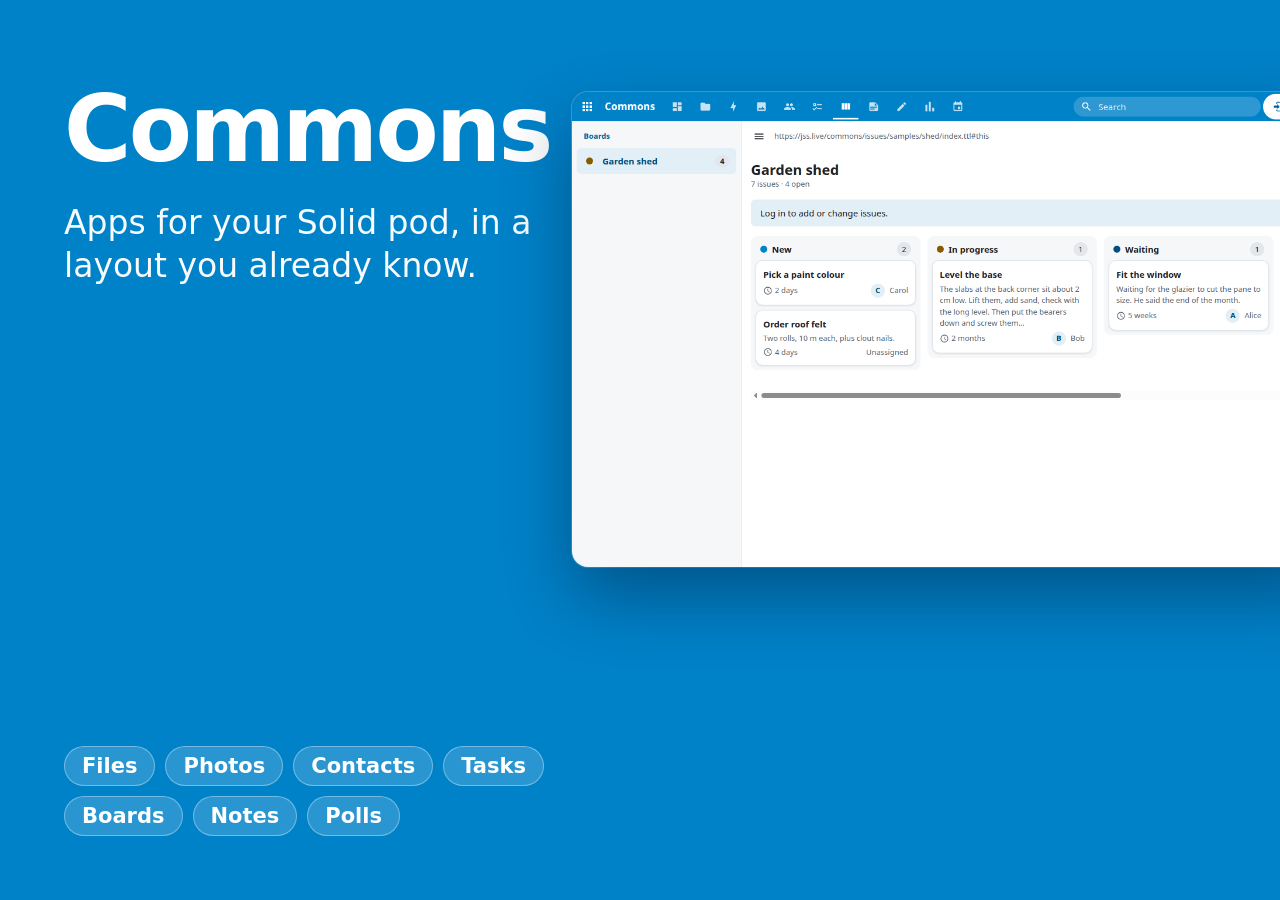
<file: tools/og.html>
<!doctype html>
<!-- The picture shown when a link to jss.live/commons is shared (og.png, 1200 × 630). node tools/og.mjs renders it. -->
<html lang="en"><head><meta charset="utf-8">
<style>
  * { box-sizing: border-box; margin: 0 }
  body { width: 1200px; height: 630px; overflow: hidden; background: #0082c9; color: #fff; font-family: system-ui, -apple-system, "Segoe UI", sans-serif; }
  .left { position: absolute; left: 64px; top: 84px; width: 470px }
  h1 { font-size: 92px; font-weight: 800; letter-spacing: -.03em; line-height: 1 }
  p { margin-top: 26px; font-size: 33px; line-height: 1.3; opacity: .97 }
  .tags { position: absolute; left: 64px; bottom: 64px; display: flex; flex-wrap: wrap; gap: 10px; width: 480px }
  .tags span { font-size: 21px; font-weight: 600; padding: 7px 17px; border-radius: 999px; background: rgba(255,255,255,.16); border: 1px solid rgba(255,255,255,.35) }
  .win { position: absolute; left: 572px; top: 92px; width: 760px; border-radius: 16px; overflow: hidden; box-shadow: 0 30px 70px rgba(0, 30, 60, .45), 0 0 0 1px rgba(255,255,255,.25) }
  .win img { display: block; width: 100% }
</style></head>
<body>
  <div class="left"><h1>Commons</h1><p>Apps for your Solid pod, in a layout you already know.</p></div>
  <div class="tags"><span>Files</span><span>Photos</span><span>Contacts</span><span>Tasks</span><span>Boards</span><span>Notes</span><span>Polls</span></div>
  <div class="win"><img src="../pictures/boards.png" alt=""></div>
</body></html>
</file>
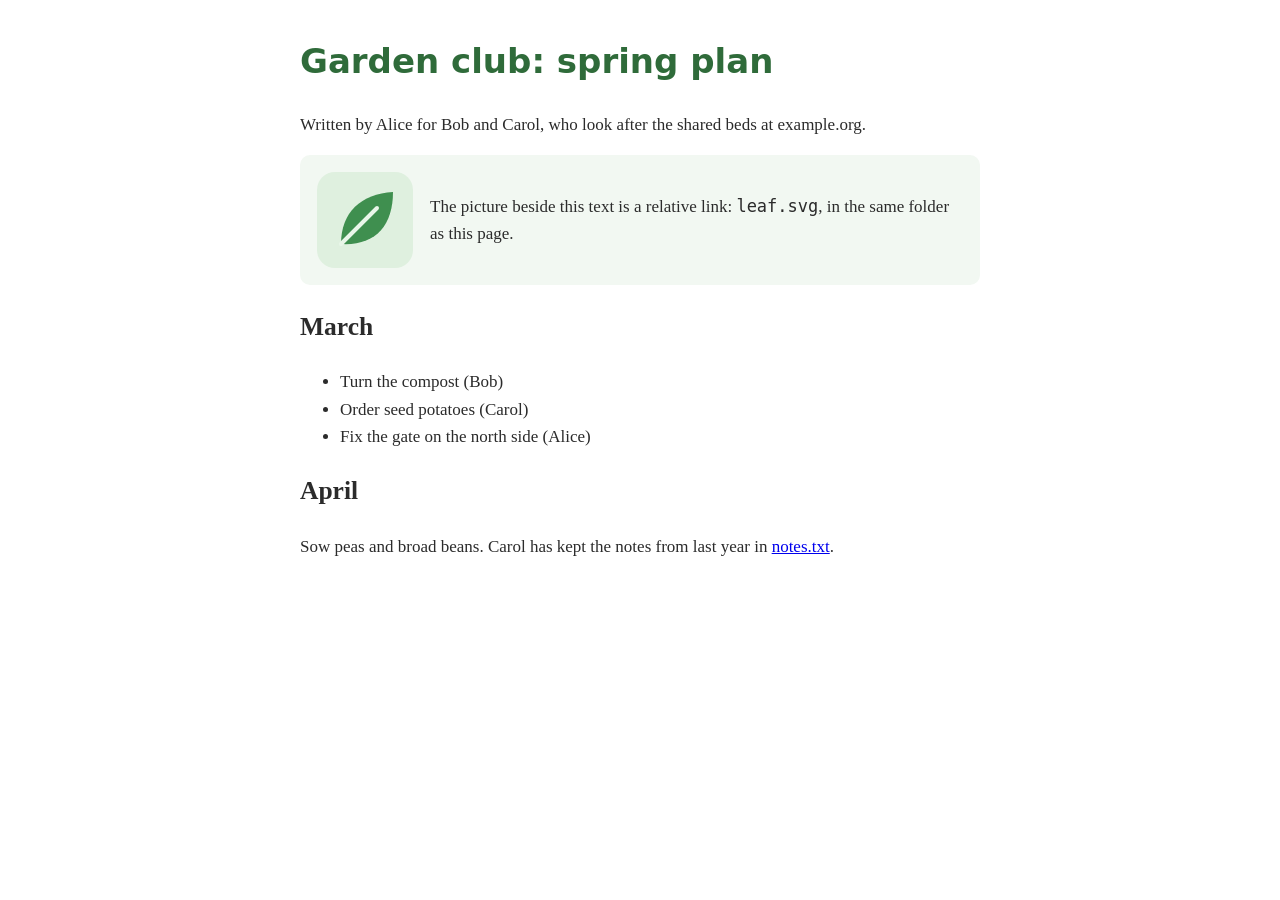
<file: document/samples/welcome.html>
<!doctype html>
<html lang="en">
<head>
<meta charset="utf-8">
<title>Garden club: spring plan</title>
<style>
  body { font: 17px/1.6 Georgia, serif; color: #2b2b2b; max-width: 40em; margin: 2em auto; padding: 0 1em; }
  h1 { font-family: system-ui, sans-serif; color: #2f6b3a; }
  .card { display: flex; gap: 1em; align-items: center; background: #f2f8f2; border-radius: 10px; padding: 1em; }
  .card img { width: 96px; height: 96px; }
</style>
</head>
<body>
<h1>Garden club: spring plan</h1>
<p>Written by Alice for Bob and Carol, who look after the shared beds at example.org.</p>
<div class="card"><img src="leaf.svg" alt="A leaf"><p>The picture beside this text is a relative link: <code>leaf.svg</code>, in the same folder as this page.</p></div>
<h2>March</h2>
<ul><li>Turn the compost (Bob)</li><li>Order seed potatoes (Carol)</li><li>Fix the gate on the north side (Alice)</li></ul>
<h2>April</h2>
<p>Sow peas and broad beans. Carol has kept the notes from last year in <a href="notes.txt">notes.txt</a>.</p>
</body>
</html>
</file>
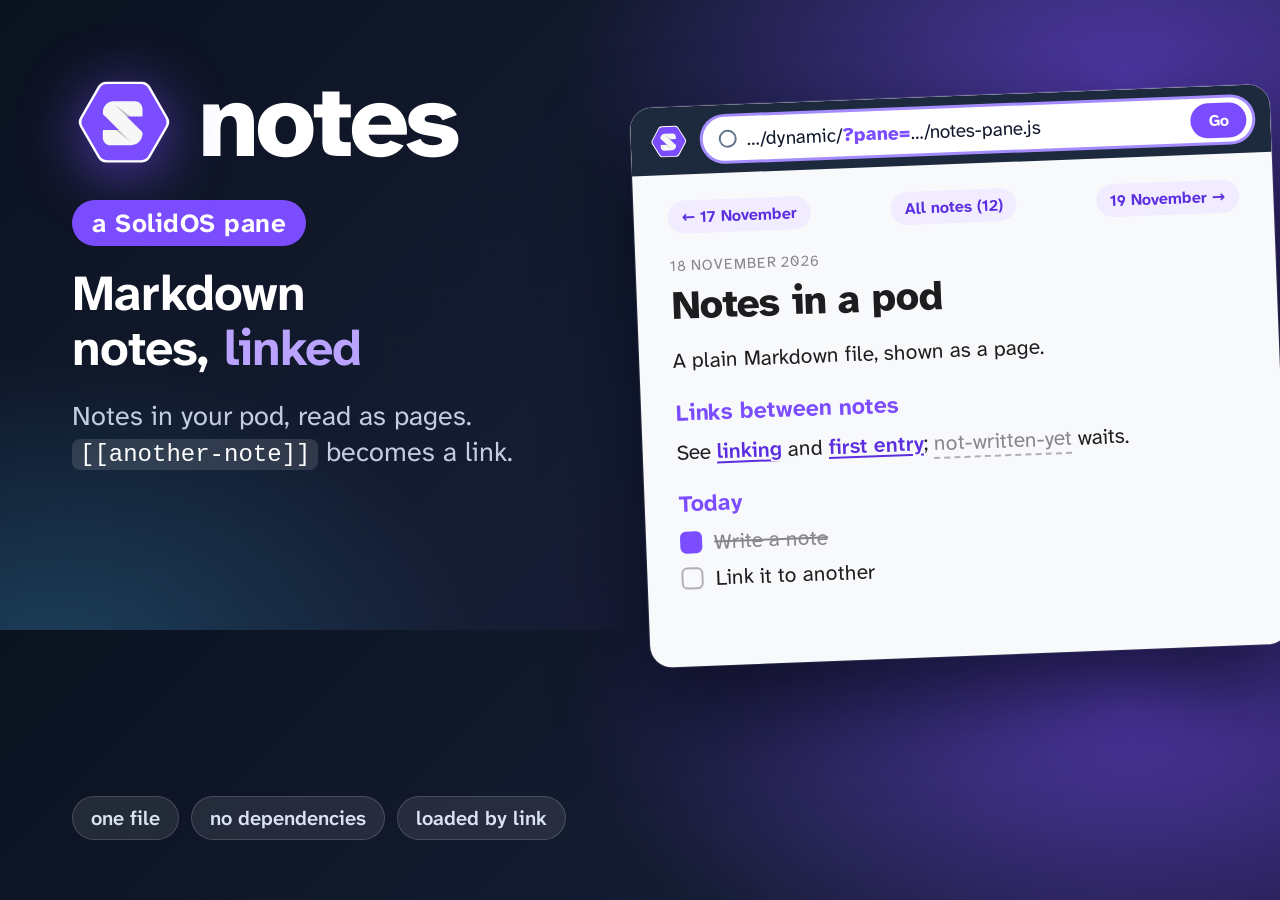
<file: notes/tools/og.html>
<!doctype html>
<!-- The picture shown when a link to solid-panes.github.io/notes is shared (og.png, 1200 × 630).
     node tools/og.mjs renders this page to ../og.png. -->
<html lang="en">
<head>
<meta charset="utf-8">
<style>
  @font-face { font-family: 'Atkinson'; font-weight: 100 900; src: url('atkinson.woff2') format('woff2') }
  * { box-sizing: border-box; margin: 0 }
  body { width: 1200px; height: 630px; overflow: hidden; font-family: 'Atkinson', system-ui, sans-serif; color: #fff;
    background:
      radial-gradient(900px 520px at 88% 12%, rgba(124, 77, 255, .55), transparent 62%),
      radial-gradient(700px 500px at 4% 104%, rgba(64, 196, 255, .22), transparent 60%),
      linear-gradient(135deg, #0b1220 0%, #151d33 55%, #1d1740 100%) }
  .grid { position: absolute; inset: 0; opacity: .18;
    background-image: linear-gradient(rgba(255,255,255,.09) 1px, transparent 1px), linear-gradient(90deg, rgba(255,255,255,.09) 1px, transparent 1px);
    background-size: 48px 48px; mask-image: radial-gradient(900px 500px at 70% 40%, #000, transparent 75%) }
  .left { position: absolute; left: 72px; top: 70px; width: 520px }
  .brand { display: flex; align-items: center; gap: 22px }
  .brand img { width: 104px; height: 96px; filter: drop-shadow(0 10px 30px rgba(124, 77, 255, .65)) }
  .brand b { font-size: 104px; font-weight: 800; letter-spacing: -.035em; line-height: 1 }
  .pill { display: inline-block; margin-top: 26px; font-size: 26px; font-weight: 700; padding: 6px 20px; border-radius: 999px; background: #7c4dff; letter-spacing: .02em }
  h1 { margin-top: 20px; font-size: 50px; font-weight: 700; line-height: 1.1; letter-spacing: -.02em; text-wrap: balance }
  h1 em { font-style: normal; color: #b9a3ff }
  p { margin-top: 22px; font-size: 27px; line-height: 1.35; color: #c3cde0; max-width: 480px }
  p code { font-family: ui-monospace, Menlo, Consolas, monospace; font-size: 24px; color: #fff; background: rgba(255,255,255,.12); padding: 2px 8px; border-radius: 8px }
  .tags { position: absolute; left: 72px; bottom: 60px; display: flex; gap: 12px }
  .tags span { font-size: 20px; font-weight: 600; padding: 8px 18px; border-radius: 999px; background: rgba(255,255,255,.09); border: 1px solid rgba(255,255,255,.16); color: #dbe3f3 }

  .win { position: absolute; left: 640px; top: 96px; width: 640px; height: 560px; border-radius: 22px; overflow: hidden;
    background: #f8f9fb; box-shadow: 0 40px 90px rgba(3, 6, 20, .65), 0 0 0 1px rgba(255,255,255,.14); transform: rotate(-2.200deg) }
  .bar { height: 68px; background: #1d293d; display: flex; align-items: center; gap: 14px; padding: 0 18px }
  .bar img { width: 40px; height: 37px }
  .addr { flex: 1; height: 44px; border-radius: 999px; background: #fff; display: flex; align-items: center; padding: 0 6px 0 16px; gap: 10px; box-shadow: 0 0 0 3px #a48bff }
  .addr i { width: 18px; height: 18px; border-radius: 50%; border: 2.200px solid #62748e }
  .addr span { flex: 1; color: #0f172b; font-size: 19px; white-space: nowrap; overflow: hidden }
  .addr span b { color: #7c4dff; font-weight: 800 }
  .addr u { text-decoration: none; background: #7c4dff; color: #fff; font-weight: 700; font-size: 16px; padding: 7px 18px; border-radius: 999px }
  .note { padding: 26px 34px; color: #1d1d1f }
  .nav { display: flex; justify-content: space-between; margin-bottom: 22px }
  .nav span { font-size: 16px; font-weight: 700; color: #5b2fe0; background: #f1ecff; padding: 6px 14px; border-radius: 999px }
  .date { font-size: 15px; letter-spacing: .06em; text-transform: uppercase; color: #86868b; margin-bottom: 4px }
  .note h2 { font-size: 40px; font-weight: 800; letter-spacing: -.02em; margin-bottom: 14px }
  .note h3 { font-size: 23px; font-weight: 700; color: #7c4dff; margin: 20px 0 10px }
  .note div.t { font-size: 21px; line-height: 1.5; color: #1d1d1f; margin-bottom: 8px }
  .note a { color: #5b2fe0; text-decoration: underline; text-decoration-thickness: 2px; text-underline-offset: 3px; font-weight: 600 }
  .note a.miss { color: #86868b; text-decoration: none; border-bottom: 2px dashed #b0b0b6; font-weight: 400 }
  .task { display: flex; align-items: center; gap: 12px; font-size: 21px; margin-bottom: 8px }
  .task i { width: 22px; height: 22px; border-radius: 6px; border: 2px solid #b0b0b6; flex: none }
  .task.done { color: #86868b; text-decoration: line-through } .task.done i { background: #7c4dff; border-color: #7c4dff }
</style>
</head>
<body>
  <div class="grid"></div>
  <div class="left">
    <div class="brand"><img src="og-emblem.svg" alt=""><b>notes</b></div>
    <div class="pill">a SolidOS pane</div>
    <h1>Markdown notes, <em>linked</em></h1>
    <p>Notes in your pod, read as pages. <code>[[another-note]]</code> becomes a link.</p>
  </div>
  <div class="tags"><span>one file</span><span>no dependencies</span><span>loaded by link</span></div>

  <div class="win">
    <div class="bar">
      <img src="og-emblem.svg" alt="">
      <div class="addr"><i></i><span>…/dynamic/<b>?pane=</b>…/notes-pane.js</span><u>Go</u></div>
    </div>
    <div class="note">
      <div class="nav"><span>← 17 November</span><span>All notes (12)</span><span>19 November →</span></div>
      <div class="date">18 November 2026</div>
      <h2>Notes in a pod</h2>
      <div class="t">A plain Markdown file, shown as a page.</div>
      <h3>Links between notes</h3>
      <div class="t">See <a>linking</a> and <a>first entry</a>; <a class="miss">not-written-yet</a> waits.</div>
      <h3>Today</h3>
      <div class="task done"><i></i>Write a note</div>
      <div class="task"><i></i>Link it to another</div>
    </div>
  </div>
</body>
</html>
</file>
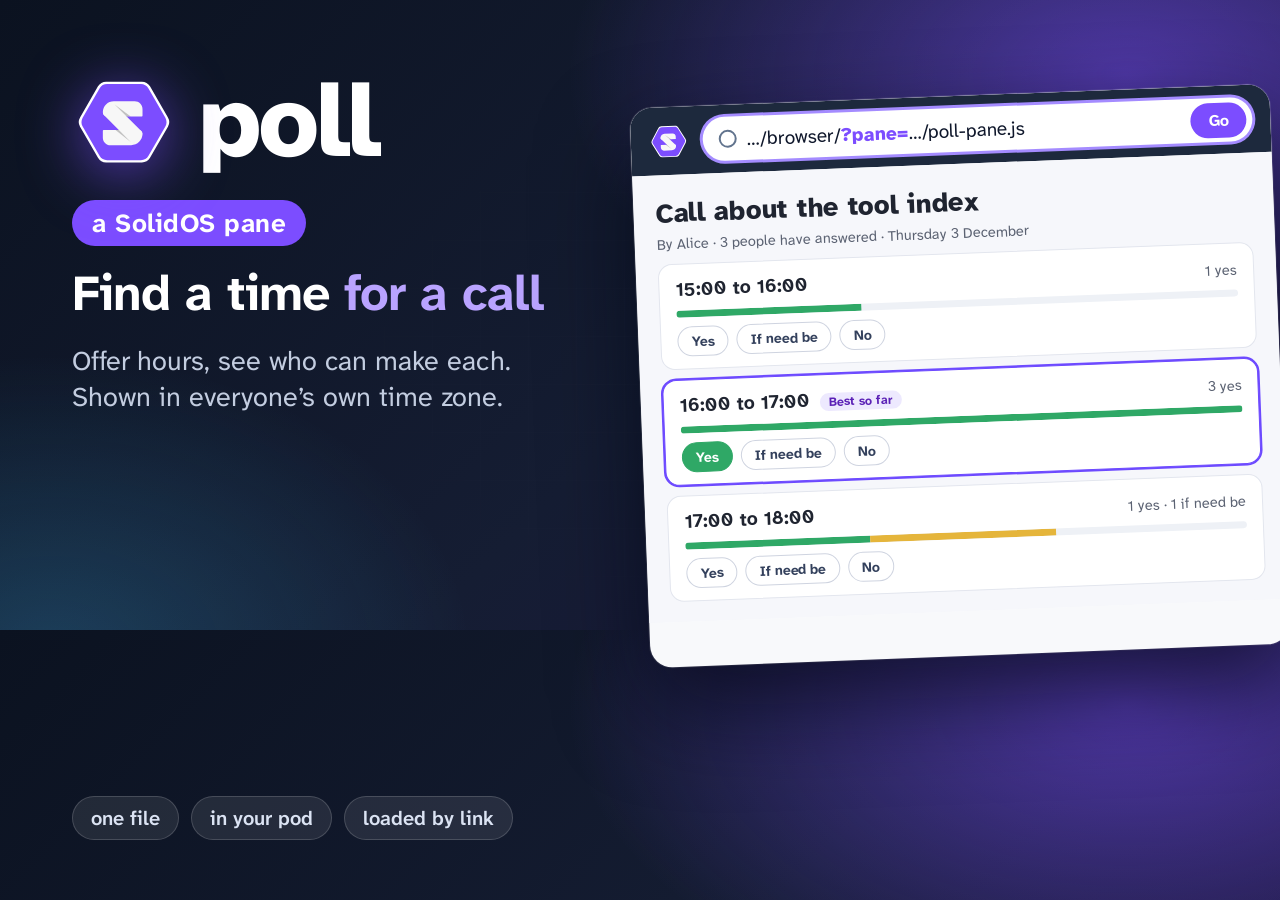
<file: poll/tools/og.html>
<!doctype html>
<!-- The picture shown when a link to solid-panes.github.io/poll is shared (og.png, 1200 × 630).
     node tools/og.mjs renders this page to ../og.png. -->
<html lang="en">
<head>
<meta charset="utf-8">
<style>
  @font-face { font-family: 'Atkinson'; font-weight: 100 900; src: url('atkinson.woff2') format('woff2') }
  * { box-sizing: border-box; margin: 0 }
  body { width: 1200px; height: 630px; overflow: hidden; font-family: 'Atkinson', system-ui, sans-serif; color: #fff;
    background:
      radial-gradient(900px 520px at 88% 12%, rgba(124, 77, 255, .55), transparent 62%),
      radial-gradient(700px 500px at 4% 104%, rgba(64, 196, 255, .22), transparent 60%),
      linear-gradient(135deg, #0b1220 0%, #151d33 55%, #1d1740 100%) }
  .grid { position: absolute; inset: 0; opacity: .18;
    background-image: linear-gradient(rgba(255,255,255,.09) 1px, transparent 1px), linear-gradient(90deg, rgba(255,255,255,.09) 1px, transparent 1px);
    background-size: 48px 48px; mask-image: radial-gradient(900px 500px at 70% 40%, #000, transparent 75%) }
  .left { position: absolute; left: 72px; top: 70px; width: 520px }
  .brand { display: flex; align-items: center; gap: 22px }
  .brand img { width: 104px; height: 96px; filter: drop-shadow(0 10px 30px rgba(124, 77, 255, .65)) }
  .brand b { font-size: 104px; font-weight: 800; letter-spacing: -.035em; line-height: 1 }
  .pill { display: inline-block; margin-top: 26px; font-size: 26px; font-weight: 700; padding: 6px 20px; border-radius: 999px; background: #7c4dff; letter-spacing: .02em }
  h1 { margin-top: 20px; font-size: 50px; font-weight: 700; line-height: 1.1; letter-spacing: -.02em; text-wrap: balance }
  h1 em { font-style: normal; color: #b9a3ff }
  p { margin-top: 22px; font-size: 27px; line-height: 1.35; color: #c3cde0; max-width: 480px }
  p code { font-family: ui-monospace, Menlo, Consolas, monospace; font-size: 24px; color: #fff; background: rgba(255,255,255,.12); padding: 2px 8px; border-radius: 8px }
  .tags { position: absolute; left: 72px; bottom: 60px; display: flex; gap: 12px }
  .tags span { font-size: 20px; font-weight: 600; padding: 8px 18px; border-radius: 999px; background: rgba(255,255,255,.09); border: 1px solid rgba(255,255,255,.16); color: #dbe3f3 }

  .win { position: absolute; left: 640px; top: 96px; width: 640px; height: 560px; border-radius: 22px; overflow: hidden;
    background: #f8f9fb; box-shadow: 0 40px 90px rgba(3, 6, 20, .65), 0 0 0 1px rgba(255,255,255,.14); transform: rotate(-2.200deg) }
  .bar { height: 68px; background: #1d293d; display: flex; align-items: center; gap: 14px; padding: 0 18px }
  .bar img { width: 40px; height: 37px }
  .addr { flex: 1; height: 44px; border-radius: 999px; background: #fff; display: flex; align-items: center; padding: 0 6px 0 16px; gap: 10px; box-shadow: 0 0 0 3px #a48bff }
  .addr i { width: 18px; height: 18px; border-radius: 50%; border: 2.200px solid #62748e }
  .addr span { flex: 1; color: #0f172b; font-size: 19px; white-space: nowrap; overflow: hidden }
  .addr span b { color: #7c4dff; font-weight: 800 }
  .addr u { text-decoration: none; background: #7c4dff; color: #fff; font-weight: 700; font-size: 16px; padding: 7px 18px; border-radius: 999px }
  .note { padding: 26px 34px; color: #1d1d1f }
  .nav { display: flex; justify-content: space-between; margin-bottom: 22px }
  .nav span { font-size: 16px; font-weight: 700; color: #5b2fe0; background: #f1ecff; padding: 6px 14px; border-radius: 999px }
  .date { font-size: 15px; letter-spacing: .06em; text-transform: uppercase; color: #86868b; margin-bottom: 4px }
  .note h2 { font-size: 40px; font-weight: 800; letter-spacing: -.02em; margin-bottom: 14px }
  .note h3 { font-size: 23px; font-weight: 700; color: #7c4dff; margin: 20px 0 10px }
  .note div.t { font-size: 21px; line-height: 1.5; color: #1d1d1f; margin-bottom: 8px }
  .note a { color: #5b2fe0; text-decoration: underline; text-decoration-thickness: 2px; text-underline-offset: 3px; font-weight: 600 }
  .note a.miss { color: #86868b; text-decoration: none; border-bottom: 2px dashed #b0b0b6; font-weight: 400 }
  .task { display: flex; align-items: center; gap: 12px; font-size: 21px; margin-bottom: 8px }
  .task i { width: 22px; height: 22px; border-radius: 6px; border: 2px solid #b0b0b6; flex: none }
  .task.done { color: #86868b; text-decoration: line-through } .task.done i { background: #7c4dff; border-color: #7c4dff }
.pl{padding:20px 22px;background:#f6f7fb;display:flex;flex-direction:column;gap:10px}
.pl h2{font-size:27px;font-weight:800;color:#1f2430;letter-spacing:-.01em}
.pl .m{font-size:14.5px;color:#5b6272;margin-top:-6px}
.op{background:#fff;border:1px solid #e3e6ee;border-radius:14px;padding:12px 16px}
.op.lead{border-color:#6d4aff;box-shadow:0 0 0 1.500px #6d4aff}
.op .h{display:flex;align-items:baseline;gap:10px}.op .h b{font-size:19px;color:#1f2430}.op .h i{font-style:normal;font-size:12.500px;font-weight:700;background:#ede9fe;color:#5b21b6;border-radius:999px;padding:1px 9px}.op .h u{margin-left:auto;text-decoration:none;font-size:14.5px;color:#5b6272}
.op .b{height:7px;border-radius:999px;background:#eef1f6;margin:9px 0 9px;overflow:hidden;display:flex}.op .b s{display:block;height:100%;background:#2fa866}.op .b s+s{background:#e5b53b}
.op .c{display:flex;gap:8px}.op .c span{font-size:14px;font-weight:700;padding:5px 13px;border-radius:999px;border:1px solid #cfd4e0;color:#33405c;background:#fff}.op .c span.y{background:#2fa866;border-color:#2fa866;color:#fff}
</style>
</head>
<body>
  <div class="grid"></div>
  <div class="left">
    <div class="brand"><img src="og-emblem.svg" alt=""><b>poll</b></div>
    <div class="pill">a SolidOS pane</div>
    <h1>Find a time <em>for a call</em></h1>
    <p>Offer hours, see who can make each. Shown in everyone’s own time zone.</p>
  </div>
  <div class="tags"><span>one file</span><span>in your pod</span><span>loaded by link</span></div>

  <div class="win">
    <div class="bar">
      <img src="og-emblem.svg" alt="">
      <div class="addr"><i></i><span>…/browser/<b>?pane=</b>…/poll-pane.js</span><u>Go</u></div>
    </div>
    <div class="pl">
      <h2>Call about the tool index</h2>
      <div class="m">By Alice · 3 people have answered · Thursday 3 December</div>
      <div class="op"><div class="h"><b>15:00 to 16:00</b><u>1 yes</u></div><div class="b"><s style="width:33%"></s></div><div class="c"><span>Yes</span><span>If need be</span><span>No</span></div></div>
      <div class="op lead"><div class="h"><b>16:00 to 17:00</b><i>Best so far</i><u>3 yes</u></div><div class="b"><s style="width:100%"></s></div><div class="c"><span class="y">Yes</span><span>If need be</span><span>No</span></div></div>
      <div class="op"><div class="h"><b>17:00 to 18:00</b><u>1 yes · 1 if need be</u></div><div class="b"><s style="width:33%"></s><s style="width:33%"></s></div><div class="c"><span>Yes</span><span>If need be</span><span>No</span></div></div>
    </div>
  </div>
</body>
</html>
</file>
<file: design/tokens.css>
/* suite design tokens. Light theme only. MIT. Copyright (c) 2026 Melvin Carvalho.
   Every pane copies this block, verbatim, into the top of its CSS string (see DESIGN.md, "How tokens reach a pane").
   :where(:root) has no specificity, so the shell's own :root block (the same names) always wins when the pane runs
   inside the shell, and the pane still looks right alone. Check a pane with: node design/check-tokens.mjs <pane.js> */
:where(:root) {
  --sui-primary: #0082c9;
  --sui-primary-element: #00679e;
  --sui-primary-element-hover: #00557f;
  --sui-primary-text: #ffffff;
  --sui-primary-light: #e3eff6;
  --sui-primary-light-hover: #d2e5f0;
  --sui-primary-light-text: #00507b;
  --sui-bg: #ffffff;
  --sui-bg-app: #f5f7f9;
  --sui-bg-hover: #eef1f4;
  --sui-bg-dark: #e3e7eb;
  --sui-text: #1f2328;
  --sui-text-muted: #5c6670;
  --sui-border: #e1e5ea;
  --sui-border-strong: #8a949e;
  --sui-error: #c62828;
  --sui-error-light: #fdecea;
  --sui-warning: #8a5a00;
  --sui-warning-light: #fff3d6;
  --sui-success: #237a38;
  --sui-success-light: #e6f4e9;
  --sui-late: #c62828;
  --sui-surface-dark: #16191d;
  --sui-surface-dark-text: #f1f3f5;
  --sui-surface-dark-muted: #a7b0b9;
  --sui-focus: #0082c9;
  --sui-backdrop: rgba(18, 24, 31, .45);
  --sui-font: system-ui, -apple-system, "Segoe UI", Roboto, Ubuntu, Cantarell, "Noto Sans", "Helvetica Neue", Arial, sans-serif;
  --sui-font-mono: ui-monospace, "SFMono-Regular", Menlo, Consolas, "Liberation Mono", monospace;
  --sui-text-sm: 13px;
  --sui-text-md: 15px;
  --sui-text-lg: 17px;
  --sui-text-xl: 20px;
  --sui-text-2xl: 24px;
  --sui-line: 1.5;
  --sui-weight: 400;
  --sui-weight-bold: 600;
  --sui-space-1: 4px;
  --sui-space-2: 8px;
  --sui-space-3: 12px;
  --sui-space-4: 16px;
  --sui-space-5: 20px;
  --sui-space-6: 24px;
  --sui-space-8: 32px;
  --sui-space-12: 48px;
  --sui-target: 44px;
  --sui-target-sm: 34px;
  --sui-icon: 20px;
  --sui-avatar: 32px;
  --sui-avatar-lg: 64px;
  --sui-avatar-xl: 96px;
  --sui-header: 50px;
  --sui-nav-width: 290px;
  --sui-details-width: 380px;
  --sui-content-max: 1080px;
  --sui-reading-width: 760px;
  --sui-column-width: 290px;
  --sui-radius-sm: 4px;
  --sui-radius: 8px;
  --sui-radius-lg: 12px;
  --sui-radius-pill: 999px;
  --sui-shadow: 0 1px 3px rgba(16, 24, 40, .12);
  --sui-shadow-lg: 0 8px 28px rgba(16, 24, 40, .18);
  --sui-ease: .15s ease;
}
</file>
<file: design/recipes.css>
/* suite class recipes. Light theme only. MIT. Copyright (c) 2026 Melvin Carvalho.
   Every rule reads the --sui-* tokens from tokens.css. The class prefix here is "ui-": a pane copies the rules it
   needs into its own CSS string and renames the prefix to its own (sed 's/\.ui-/.ab-/g'; class names in JS too).
   Icons are Material Design Icons (Apache 2.0) drawn with a mask, so they take the text colour: see .ui-icon. */

/* ---- base: put this on a pane's root ---------------------------------------------------------------- */
.ui-root { box-sizing: border-box; color: var(--sui-text); background: var(--sui-bg); font-family: var(--sui-font); font-size: var(--sui-text-md); line-height: var(--sui-line); text-align: left; -webkit-font-smoothing: antialiased }
.ui-root *, .ui-root *::before, .ui-root *::after { box-sizing: border-box }
.ui-root :focus-visible { outline: 2px solid var(--sui-focus); outline-offset: 2px }
.ui-root :where(a) { color: var(--sui-primary-element) }
/* The data browser styles bare elements (header margins, button padding and weight): undo that inside the root. */
.ui-root :where(header, nav, main, aside, section, form, h1, h2, h3, h4, p, ul, ol, dl, dd, figure) { margin: 0 }
.ui-root :where(button, [role="button"], input, select, textarea) { font: inherit; font-weight: inherit; letter-spacing: inherit; min-width: 0; transition: none }
/* ...and draws every [role=status] as a green box (and [role=alert] as a red one): live regions here are plain. */
.ui-root :where([role="status"], [role="alert"]) { display: revert; width: auto; margin: 0; padding: 0; border: 0; border-radius: 0; background: none; color: inherit; box-shadow: none }
.ui-root [hidden] { display: none !important }
.ui-sr { position: absolute; width: 1px; height: 1px; overflow: hidden; clip: rect(0 0 0 0); white-space: nowrap }
.ui-muted { color: var(--sui-text-muted) }
.ui-small { font-size: var(--sui-text-sm) }
.ui-late { color: var(--sui-late); font-weight: var(--sui-weight-bold) }
.ui-reading { max-width: var(--sui-reading-width); margin-left: auto; margin-right: auto }
.ui-title { margin: 0; font-size: var(--sui-text-2xl); font-weight: var(--sui-weight-bold); line-height: 1.25 }
.ui-heading { margin: 0; font-size: var(--sui-text-xl); font-weight: var(--sui-weight-bold); line-height: 1.3 }
.ui-subheading { margin: 0; font-size: var(--sui-text-lg); font-weight: var(--sui-weight-bold); line-height: 1.35 }
.ui-caption { margin: 0; padding: 0 var(--sui-space-3); font-size: var(--sui-text-sm); font-weight: var(--sui-weight-bold); color: var(--sui-primary-element); line-height: var(--sui-target-sm) }

/* ---- icon: a span with --ui-i set to url("data:image/svg+xml,...") ---------------------------------- */
.ui-icon { flex: none; display: inline-block; width: var(--sui-icon); height: var(--sui-icon); background: currentColor; -webkit-mask: var(--ui-i) center / contain no-repeat; mask: var(--ui-i) center / contain no-repeat }

/* ---- header bar ----------------------------------------------------------------------------------------- */
.ui-header { display: flex; align-items: center; gap: var(--sui-space-1); height: var(--sui-header); padding: 0 var(--sui-space-1); background: var(--sui-primary); color: var(--sui-primary-text) }
.ui-header-btn { flex: none; display: inline-flex; align-items: center; justify-content: center; gap: var(--sui-space-2); min-width: var(--sui-target); height: var(--sui-target); padding: 0 var(--sui-space-2); border: 0; border-radius: var(--sui-radius-pill); background: transparent; color: inherit; font: inherit; font-weight: var(--sui-weight-bold); cursor: pointer; text-decoration: none }
.ui-header-btn:hover, .ui-header-btn[aria-expanded="true"] { background: rgba(255, 255, 255, .16) }
.ui-header-btn:focus-visible { outline: 2px solid var(--sui-primary-text); outline-offset: -2px }
.ui-header-app { flex: 0 0 auto; max-width: 40%; min-width: 0; overflow: hidden; white-space: nowrap; text-overflow: ellipsis; font-size: var(--sui-text-lg); font-weight: var(--sui-weight-bold); padding: 0 var(--sui-space-2) }
.ui-header-apps { display: flex; gap: var(--sui-space-1); min-width: 0; overflow: hidden }
.ui-header-apps .ui-header-btn { opacity: .78 }
.ui-header-apps .ui-header-btn[aria-current="page"], .ui-header-apps .ui-header-btn:hover { opacity: 1 }
.ui-header-apps .ui-header-btn[aria-current="page"] { box-shadow: inset 0 -3px 0 var(--sui-primary-text); border-radius: 0 }
.ui-header-spacer { flex: 1 1 auto; min-width: 0 }
.ui-header-search { flex: 0 1 320px; min-width: 0; display: flex; align-items: center; gap: var(--sui-space-2); height: var(--sui-target-sm); padding: 0 var(--sui-space-3); border-radius: var(--sui-radius-pill); background: rgba(255, 255, 255, .18); color: var(--sui-primary-text) }
.ui-header-search:focus-within { background: var(--sui-bg); color: var(--sui-text) }
.ui-header-search input { flex: 1 1 auto; min-width: 0; height: 100%; border: 0; outline: 0; background: transparent; color: inherit; font: inherit }
.ui-header-search input::placeholder { color: inherit; opacity: .85 }

/* ---- menu: popover menu (avatar menu, row actions) ------------------------------------------------------------ */
.ui-popover { position: absolute; z-index: 40; min-width: 220px; max-width: calc(100vw - 16px); padding: var(--sui-space-1); border-radius: var(--sui-radius-lg); background: var(--sui-bg); color: var(--sui-text); box-shadow: var(--sui-shadow-lg); border: 1px solid var(--sui-border) }
.ui-menu { margin: 0; padding: 0; list-style: none }
.ui-menu-head { display: flex; align-items: center; gap: var(--sui-space-3); padding: var(--sui-space-2) var(--sui-space-3) var(--sui-space-3); border-bottom: 1px solid var(--sui-border); margin-bottom: var(--sui-space-1); min-width: 0 }
.ui-menu-item { display: flex; align-items: center; gap: var(--sui-space-3); width: 100%; min-height: var(--sui-target); padding: 0 var(--sui-space-3); border: 0; border-radius: var(--sui-radius); background: transparent; color: var(--sui-text); font: inherit; text-align: left; text-decoration: none; cursor: pointer }
.ui-menu-item:hover, .ui-menu-item:focus-visible { background: var(--sui-bg-hover); outline: none }
.ui-menu-item .ui-icon { color: var(--sui-text-muted) }

/* ---- launcher: the app launcher, a grid of tiles in a popover --------------------------------------------------------- */
.ui-launcher { width: 360px; padding: var(--sui-space-3) }
.ui-launcher-grid { display: grid; grid-template-columns: repeat(3, minmax(0, 1fr)); gap: var(--sui-space-1); margin: 0; padding: 0; list-style: none }
.ui-launcher-tile { display: flex; flex-direction: column; align-items: center; gap: var(--sui-space-2); width: 100%; min-height: 88px; padding: var(--sui-space-3) var(--sui-space-1); border: 0; border-radius: var(--sui-radius-lg); background: transparent; color: var(--sui-text); font: inherit; font-size: var(--sui-text-sm); text-align: center; text-decoration: none; cursor: pointer; overflow-wrap: anywhere }
.ui-launcher-tile:hover, .ui-launcher-tile:focus-visible { background: var(--sui-bg-hover); outline: none }
.ui-launcher-tile[aria-current="page"] { background: var(--sui-primary-light); color: var(--sui-primary-light-text) }
.ui-launcher-tile[aria-disabled="true"] { opacity: .5; cursor: default }
.ui-launcher-badge { display: inline-flex; align-items: center; justify-content: center; width: var(--sui-target); height: var(--sui-target); border-radius: var(--sui-radius-lg); background: var(--sui-primary-element); color: var(--sui-primary-text) }
.ui-launcher-badge .ui-icon { width: 24px; height: 24px }
.ui-launcher-badge.ui-alt { background: var(--sui-bg-dark); color: var(--sui-text) }

/* ---- nav: navigation list (left) ---------------------------------------------------------------------------- */
.ui-nav { display: flex; flex-direction: column; gap: 2px; width: var(--sui-nav-width); max-width: 100%; padding: var(--sui-space-2); background: var(--sui-bg-app) }
.ui-nav-list { display: flex; flex-direction: column; gap: 2px; margin: 0; padding: 0; list-style: none }
.ui-nav-item { display: flex; align-items: center; gap: var(--sui-space-3); width: 100%; min-height: var(--sui-target); padding: 0 var(--sui-space-3); border: 0; border-radius: var(--sui-radius); background: transparent; color: var(--sui-text); font: inherit; text-align: left; text-decoration: none; cursor: pointer }
.ui-nav-item:hover { background: var(--sui-bg-hover) }
.ui-nav-item[aria-current="page"], .ui-nav-item[aria-current="true"] { background: var(--sui-primary-light); color: var(--sui-primary-light-text); font-weight: var(--sui-weight-bold) }
.ui-nav-item .ui-icon { color: var(--sui-text-muted) }
.ui-nav-item[aria-current] .ui-icon { color: inherit }
.ui-nav-label { flex: 1 1 auto; min-width: 0; overflow: hidden; white-space: nowrap; text-overflow: ellipsis }
.ui-nav-count { flex: none; min-width: 24px; padding: 0 var(--sui-space-2); border-radius: var(--sui-radius-pill); background: var(--sui-bg-dark); color: var(--sui-text); font-size: var(--sui-text-sm); line-height: 22px; text-align: center }
.ui-nav-new { margin-bottom: var(--sui-space-2) }
.ui-nav-foot { margin-top: auto; padding-top: var(--sui-space-2); border-top: 1px solid var(--sui-border) }

/* ---- toolbar: content toolbar and breadcrumbs ---------------------------------------------------------------------- */
.ui-toolbar { display: flex; flex-wrap: wrap; align-items: center; gap: var(--sui-space-2); min-height: calc(var(--sui-target) + var(--sui-space-3)); padding: var(--sui-space-1) var(--sui-space-3) }
.ui-crumbs { display: flex; align-items: center; flex-wrap: wrap; gap: 2px; min-width: 0; margin: 0; padding: 0; list-style: none; font-size: var(--sui-text-lg) }
.ui-crumbs li { display: flex; align-items: center; min-width: 0 }
.ui-crumbs li + li::before { content: "›"; padding: 0 var(--sui-space-1); color: var(--sui-text-muted) }
.ui-crumbs a { display: inline-flex; align-items: center; min-height: var(--sui-target); padding: 0 var(--sui-space-2); border-radius: var(--sui-radius); color: var(--sui-text-muted); text-decoration: none; overflow-wrap: anywhere }
.ui-crumbs a:hover { background: var(--sui-bg-hover) }
.ui-crumbs [aria-current="page"] { color: var(--sui-text); font-weight: var(--sui-weight-bold) }

/* ---- row: list row ------------------------------------------------------------------------------------------- */
.ui-list { margin: 0; padding: 0; list-style: none }
.ui-row { display: flex; align-items: center; gap: var(--sui-space-3); min-height: 56px; padding: var(--sui-space-1) var(--sui-space-2) var(--sui-space-1) var(--sui-space-3); border-radius: var(--sui-radius); color: var(--sui-text); text-decoration: none; cursor: pointer }
.ui-row:hover { background: var(--sui-bg-hover) }
.ui-row[aria-selected="true"], .ui-row[aria-current="true"] { background: var(--sui-primary-light) }
.ui-row-main { flex: 1 1 auto; min-width: 0 }
.ui-row-title { display: block; overflow: hidden; white-space: nowrap; text-overflow: ellipsis; font-weight: var(--sui-weight-bold) }
.ui-row-sub { display: block; overflow: hidden; white-space: nowrap; text-overflow: ellipsis; color: var(--sui-text-muted); font-size: var(--sui-text-sm) }
.ui-row-meta { flex: none; color: var(--sui-text-muted); font-size: var(--sui-text-sm); white-space: nowrap }
.ui-row-actions { flex: none; display: flex; align-items: center }
.ui-row-icon { flex: none; display: inline-flex; align-items: center; justify-content: center; width: 40px; height: 40px; border-radius: var(--sui-radius); color: var(--sui-primary-element) }
.ui-row-icon .ui-icon { width: 28px; height: 28px }
.ui-row-check { flex: none; display: inline-flex; align-items: center; justify-content: center; width: 40px; height: 40px }
@media (max-width: 520px) { .ui-row-meta { display: none } }

/* ---- buttons ---------------------------------------------------------------------------------------------- */
.ui-btn { display: inline-flex; align-items: center; justify-content: center; gap: var(--sui-space-2); min-height: var(--sui-target); max-width: 100%; padding: 0 var(--sui-space-4); border: 0; border-radius: var(--sui-radius-pill); background: var(--sui-primary-light); color: var(--sui-primary-light-text); font: inherit; font-weight: var(--sui-weight-bold); line-height: 1.2; text-align: center; text-decoration: none; cursor: pointer; transition: background var(--sui-ease) }
.ui-btn:hover { background: var(--sui-primary-light-hover) }
.ui-btn:disabled, .ui-btn[aria-disabled="true"] { opacity: .5; cursor: default }
.ui-btn-primary { background: var(--sui-primary-element); color: var(--sui-primary-text) }
.ui-btn-primary:hover { background: var(--sui-primary-element-hover) }
.ui-btn-tertiary { background: transparent; color: var(--sui-text) }
.ui-btn-tertiary:hover { background: var(--sui-bg-hover) }
.ui-btn-danger { background: var(--sui-error); color: var(--sui-primary-text) }
.ui-btn-danger:hover { background: var(--sui-error); filter: brightness(.9) }
.ui-btn-icon { width: var(--sui-target); padding: 0; background: transparent; color: var(--sui-text) }
.ui-btn-icon:hover { background: var(--sui-bg-hover) }
.ui-btn-wide { width: 100%; justify-content: flex-start }
.ui-btns { display: flex; flex-wrap: wrap; gap: var(--sui-space-2) }

/* ---- input ------------------------------------------------------------------------------------------------ */
.ui-field { display: flex; flex-direction: column; gap: var(--sui-space-1); min-width: 0 }
.ui-label { font-size: var(--sui-text-sm); font-weight: var(--sui-weight-bold); color: var(--sui-text) }
.ui-hint { font-size: var(--sui-text-sm); color: var(--sui-text-muted) }
.ui-input { width: 100%; min-width: 0; min-height: var(--sui-target); padding: 0 var(--sui-space-4); border: 1px solid var(--sui-border-strong); border-radius: var(--sui-radius-pill); background: var(--sui-bg); color: var(--sui-text); font: inherit }
.ui-input:hover { border-color: var(--sui-primary-element) }
.ui-input:focus { outline: none; border-color: var(--sui-primary-element); box-shadow: 0 0 0 1px var(--sui-primary-element) }
.ui-input[aria-invalid="true"] { border-color: var(--sui-error); box-shadow: 0 0 0 1px var(--sui-error) }
textarea.ui-input { min-height: 96px; padding: var(--sui-space-3) var(--sui-space-4); border-radius: var(--sui-radius-lg); resize: vertical; line-height: var(--sui-line) }
.ui-search { position: relative; display: flex; align-items: center; min-width: 0 }
.ui-search .ui-icon { position: absolute; left: var(--sui-space-3); color: var(--sui-text-muted); pointer-events: none }
.ui-search .ui-input { padding-left: 42px }
/* select: <span class="ui-select"><select class="ui-input">…</select></span> (the wrapper draws the chevron) */
.ui-select { position: relative; display: block; min-width: 0 }
.ui-select select { -webkit-appearance: none; appearance: none; padding-right: 44px; cursor: pointer; background: var(--sui-bg) }
.ui-select::after { content: ""; position: absolute; top: 50%; right: var(--sui-space-4); width: var(--sui-icon); height: var(--sui-icon); margin-top: -10px; background: var(--sui-text-muted); pointer-events: none; -webkit-mask: url("data:image/svg+xml,%3Csvg xmlns=%27http://www.w3.org/2000/svg%27 viewBox=%270 0 24 24%27%3E%3Cpath d=%27M7.41,8.58L12,13.17L16.59,8.58L18,10L12,16L6,10L7.41,8.58Z%27/%3E%3C/svg%3E") center / contain no-repeat; mask: url("data:image/svg+xml,%3Csvg xmlns=%27http://www.w3.org/2000/svg%27 viewBox=%270 0 24 24%27%3E%3Cpath d=%27M7.41,8.58L12,13.17L16.59,8.58L18,10L12,16L6,10L7.41,8.58Z%27/%3E%3C/svg%3E") center / contain no-repeat }
/* file input: <label class="ui-btn ui-file">icon Upload<input type="file"></label> (a button that opens the picker) */
.ui-file { position: relative; overflow: hidden }
.ui-file input[type="file"] { position: absolute; inset: 0; width: 100%; height: 100%; opacity: 0; cursor: pointer }
.ui-file:focus-within { outline: 2px solid var(--sui-focus); outline-offset: 2px }
/* checkbox: <label class="ui-checkbox"><input class="ui-check" type="checkbox"><span>Text</span></label>; alone in a row: .ui-row-check */
.ui-checkbox { display: inline-flex; align-items: center; gap: var(--sui-space-3); min-height: var(--sui-target); cursor: pointer }
.ui-check { -webkit-appearance: none; appearance: none; flex: none; position: relative; width: 22px; height: 22px; margin: 0; border: 2px solid var(--sui-border-strong); border-radius: var(--sui-radius-sm); background: var(--sui-bg); cursor: pointer }
.ui-check-round { border-radius: 50% }
.ui-check:hover { border-color: var(--sui-primary-element) }
.ui-check:checked { border-color: var(--sui-primary-element); background: var(--sui-primary-element) }
.ui-check:checked::after { content: ""; position: absolute; inset: 1px; background: var(--sui-primary-text); -webkit-mask: url("data:image/svg+xml,%3Csvg xmlns=%27http://www.w3.org/2000/svg%27 viewBox=%270 0 24 24%27%3E%3Cpath d=%27M21,7L9,19L3.5,13.5L4.91,12.09L9,16.17L19.59,5.59L21,7Z%27/%3E%3C/svg%3E") center / contain no-repeat; mask: url("data:image/svg+xml,%3Csvg xmlns=%27http://www.w3.org/2000/svg%27 viewBox=%270 0 24 24%27%3E%3Cpath d=%27M21,7L9,19L3.5,13.5L4.91,12.09L9,16.17L19.59,5.59L21,7Z%27/%3E%3C/svg%3E") center / contain no-repeat }
.ui-check:disabled { opacity: .5; cursor: default }
/* segmented control: <div class="ui-segmented" role="group"><button class="ui-segment" aria-pressed="true">…</button>…</div> */
.ui-segmented { display: inline-flex; gap: 2px; max-width: 100%; min-height: var(--sui-target); padding: 2px; border-radius: var(--sui-radius-pill); background: var(--sui-bg-dark); overflow-x: auto }
.ui-segment { flex: none; min-height: 40px; padding: 0 var(--sui-space-4); border: 0; border-radius: var(--sui-radius-pill); background: transparent; color: var(--sui-text); font: inherit; font-weight: var(--sui-weight-bold); white-space: nowrap; cursor: pointer }
.ui-segment:hover { background: var(--sui-bg-hover) }
.ui-segment[aria-pressed="true"], .ui-segment[aria-selected="true"] { background: var(--sui-bg); color: var(--sui-primary-light-text); box-shadow: var(--sui-shadow) }

/* ---- switch: <label class="ui-switch"><input type="checkbox" role="switch"><span>Text</span></label> ---------- */
.ui-switch { display: inline-flex; align-items: center; gap: var(--sui-space-3); min-height: var(--sui-target); cursor: pointer }
.ui-switch input { -webkit-appearance: none; appearance: none; flex: none; position: relative; width: 40px; height: 22px; margin: 0; border-radius: var(--sui-radius-pill); background: var(--sui-border-strong); cursor: pointer; transition: background var(--sui-ease) }
.ui-switch input::after { content: ""; position: absolute; top: 3px; left: 3px; width: 16px; height: 16px; border-radius: 50%; background: var(--sui-bg); transition: transform var(--sui-ease) }
.ui-switch input:checked { background: var(--sui-primary-element) }
.ui-switch input:checked::after { transform: translateX(18px) }
.ui-switch input:disabled { opacity: .5 }

/* ---- chip ------------------------------------------------------------------------------------------------- */
.ui-chips { display: flex; flex-wrap: wrap; gap: var(--sui-space-2) }
.ui-chip { display: inline-flex; align-items: center; gap: var(--sui-space-1); max-width: 100%; min-height: 28px; padding: 0 var(--sui-space-3); border: 0; border-radius: var(--sui-radius-pill); background: var(--sui-bg-dark); color: var(--sui-text); font: inherit; font-size: var(--sui-text-sm); white-space: nowrap; overflow: hidden; text-overflow: ellipsis; text-decoration: none }
button.ui-chip { cursor: pointer }
button.ui-chip:hover { background: var(--sui-primary-light-hover) }
.ui-chip-primary, .ui-chip[aria-pressed="true"] { background: var(--sui-primary-light); color: var(--sui-primary-light-text); font-weight: var(--sui-weight-bold) }
.ui-chip-success { background: var(--sui-success-light); color: var(--sui-success) }
.ui-chip-warning { background: var(--sui-warning-light); color: var(--sui-warning) }
.ui-chip-error { background: var(--sui-error-light); color: var(--sui-error) }

/* ---- avatar: a span with initials, or an <img class="ui-avatar"> -------------------------------------------- */
.ui-avatar { flex: none; display: inline-flex; align-items: center; justify-content: center; width: var(--sui-avatar); height: var(--sui-avatar); border-radius: 50%; overflow: hidden; background: var(--sui-primary-light); color: var(--sui-primary-light-text); font-size: var(--sui-text-sm); font-weight: var(--sui-weight-bold); line-height: 1; object-fit: cover; text-transform: uppercase; user-select: none }
.ui-avatar-lg { width: var(--sui-avatar-lg); height: var(--sui-avatar-lg); font-size: var(--sui-text-xl) }
.ui-avatar-xl { width: var(--sui-avatar-xl); height: var(--sui-avatar-xl); font-size: var(--sui-text-2xl) }
.ui-header .ui-avatar { box-shadow: 0 0 0 2px rgba(255, 255, 255, .7) }

/* ---- empty state ------------------------------------------------------------------------------------------ */
.ui-empty { display: flex; flex-direction: column; align-items: center; gap: var(--sui-space-2); max-width: 440px; margin: var(--sui-space-12) auto; padding: 0 var(--sui-space-4); text-align: center }
.ui-empty-icon { display: inline-flex; align-items: center; justify-content: center; width: 96px; height: 96px; margin-bottom: var(--sui-space-2); border-radius: 50%; background: var(--sui-bg-app); color: var(--sui-text-muted) }
.ui-empty-icon .ui-icon { width: 48px; height: 48px }
.ui-empty-title { margin: 0; font-size: var(--sui-text-xl); font-weight: var(--sui-weight-bold) }
.ui-empty-text { margin: 0 0 var(--sui-space-2); color: var(--sui-text-muted) }

/* ---- toast: toast (floating) and status line (inline) ----------------------------------------------------------- */
.ui-toasts { position: fixed; z-index: 60; left: 50%; bottom: var(--sui-space-4); transform: translateX(-50%); display: flex; flex-direction: column; gap: var(--sui-space-2); width: max-content; max-width: calc(100vw - 32px); pointer-events: none }
.ui-toast { display: flex; align-items: center; gap: var(--sui-space-3); min-height: var(--sui-target); padding: var(--sui-space-2) var(--sui-space-4); border-radius: var(--sui-radius-lg); background: var(--sui-text); color: var(--sui-primary-text); box-shadow: var(--sui-shadow-lg); pointer-events: auto; border-left: 4px solid var(--sui-primary) }
.ui-toast-error { border-left-color: var(--sui-error) }
.ui-toast-success { border-left-color: var(--sui-success) }
.ui-status { display: flex; align-items: center; gap: var(--sui-space-2); min-height: 28px; margin: 0; color: var(--sui-text-muted); font-size: var(--sui-text-sm) }
.ui-status-error { color: var(--sui-error) }
.ui-status-success { color: var(--sui-success) }
.ui-note { display: flex; gap: var(--sui-space-3); align-items: flex-start; padding: var(--sui-space-3) var(--sui-space-4); border-radius: var(--sui-radius); background: var(--sui-primary-light); color: var(--sui-text) }
.ui-note-error { background: var(--sui-error-light) }
.ui-note-warning { background: var(--sui-warning-light) }
.ui-note-success { background: var(--sui-success-light) }

/* ---- modal: Escape — the shell acts last, so a modal that closes on Escape calls event.preventDefault() and has aria-modal="true" (DESIGN.md) ---------------------------------------------------------------------------------------------- */
.ui-backdrop { position: fixed; inset: 0; z-index: 50; display: flex; align-items: center; justify-content: center; padding: var(--sui-space-4); background: var(--sui-backdrop) }
.ui-modal { display: flex; flex-direction: column; width: 100%; max-width: 480px; max-height: calc(100vh - 32px); overflow: auto; border-radius: var(--sui-radius-lg); background: var(--sui-bg); color: var(--sui-text); box-shadow: var(--sui-shadow-lg) }
.ui-modal-head { display: flex; align-items: center; gap: var(--sui-space-2); padding: var(--sui-space-3) var(--sui-space-2) 0 var(--sui-space-6) }
.ui-modal-head .ui-heading { flex: 1 1 auto; min-width: 0 }
.ui-modal-body { display: flex; flex-direction: column; gap: var(--sui-space-4); padding: var(--sui-space-3) var(--sui-space-6) var(--sui-space-4) }
.ui-modal-foot { display: flex; flex-wrap: wrap; justify-content: flex-end; gap: var(--sui-space-2); padding: 0 var(--sui-space-6) var(--sui-space-5) }

/* ---- details: details sidebar (right) ------------------------------------------------------------------------------ */
.ui-details { display: flex; flex-direction: column; width: var(--sui-details-width); max-width: 100%; background: var(--sui-bg); border-left: 1px solid var(--sui-border) }
.ui-details-head { display: flex; align-items: flex-start; gap: var(--sui-space-3); padding: var(--sui-space-4) 56px var(--sui-space-3) var(--sui-space-4); background: var(--sui-bg-app) }
.ui-details-figure { flex: none; display: inline-flex; align-items: center; justify-content: center; width: var(--sui-avatar-lg); height: var(--sui-avatar-lg); border-radius: var(--sui-radius-lg); background: var(--sui-bg); color: var(--sui-primary-element) }
.ui-details-figure .ui-icon { width: 36px; height: 36px }
.ui-details-titles { flex: 1 1 auto; min-width: 0; padding-top: var(--sui-space-1) }
.ui-details-title { margin: 0; font-size: var(--sui-text-lg); font-weight: var(--sui-weight-bold); line-height: 1.35; overflow-wrap: anywhere }
.ui-details-sub { margin: 0; color: var(--sui-text-muted); font-size: var(--sui-text-sm) }
.ui-tabs { display: flex; gap: var(--sui-space-1); padding: 0 var(--sui-space-3); border-bottom: 1px solid var(--sui-border); overflow-x: auto }
.ui-tab { flex: none; min-height: var(--sui-target); padding: 0 var(--sui-space-3); border: 0; border-bottom: 3px solid transparent; background: transparent; color: var(--sui-text-muted); font: inherit; font-weight: var(--sui-weight-bold); cursor: pointer }
.ui-tab:hover { color: var(--sui-text) }
.ui-tab[aria-selected="true"] { border-bottom-color: var(--sui-primary-element); color: var(--sui-text) }
.ui-details-body { display: flex; flex-direction: column; gap: var(--sui-space-4); padding: var(--sui-space-4) }
.ui-props { display: grid; grid-template-columns: minmax(0, 2fr) minmax(0, 3fr); gap: var(--sui-space-2) var(--sui-space-3); margin: 0; font-size: var(--sui-text-sm) }
.ui-props dt { color: var(--sui-text-muted) }
.ui-props dd { margin: 0; overflow-wrap: anywhere }

/* ---- fields: a labelled field list with icons (a contact card, a details panel) ----------------------------- */
.ui-fields { display: flex; flex-direction: column; margin: 0; padding: 0; list-style: none }
.ui-field-row { display: grid; grid-template-columns: var(--sui-icon) minmax(0, 1fr) auto; align-items: start; gap: 2px var(--sui-space-3); padding: var(--sui-space-2) 0 }
.ui-field-row > .ui-icon { grid-row: span 2; margin-top: 2px; color: var(--sui-text-muted) }
.ui-field-row-label { grid-column: 2; color: var(--sui-text-muted); font-size: var(--sui-text-sm) }
.ui-field-row-value { grid-column: 2; min-width: 0; overflow-wrap: anywhere }
.ui-field-row-action { grid-column: 3; grid-row: 1 / span 2; align-self: center }

/* ---- card: a section card (dashboard widgets, settings and profile sections) ---------------------------------- */
.ui-cards { display: grid; grid-template-columns: repeat(auto-fill, minmax(min(100%, 300px), 1fr)); gap: var(--sui-space-4) }
.ui-card { min-width: 0; padding: var(--sui-space-4) var(--sui-space-5); border: 1px solid var(--sui-border); border-radius: var(--sui-radius-lg); background: var(--sui-bg) }
.ui-card-head { display: flex; align-items: center; gap: var(--sui-space-2); min-height: var(--sui-target-sm); margin: 0 0 var(--sui-space-3) }
.ui-card-head > .ui-icon { color: var(--sui-primary-element) }
.ui-card-title { flex: 1 1 auto; min-width: 0; margin: 0; font-size: var(--sui-text-lg); font-weight: var(--sui-weight-bold) }
.ui-card-foot { display: flex; flex-wrap: wrap; justify-content: flex-end; gap: var(--sui-space-2); margin-top: var(--sui-space-3) }

/* ---- board: columns of cards (Boards); scrolls sideways inside itself, never the page ----------------------- */
.ui-board { display: flex; align-items: flex-start; gap: var(--sui-space-3); max-width: 100%; overflow-x: auto; padding-bottom: var(--sui-space-2) }
.ui-column { flex: none; width: var(--sui-column-width); max-width: calc(100vw - 48px); padding: var(--sui-space-2); border-radius: var(--sui-radius-lg); background: var(--sui-bg-app) }
.ui-column-head { display: flex; align-items: center; gap: var(--sui-space-2); min-height: var(--sui-target); padding: 0 var(--sui-space-2); font-weight: var(--sui-weight-bold) }
.ui-column-card { display: block; margin: 0 0 var(--sui-space-2); padding: var(--sui-space-3); border-radius: var(--sui-radius); background: var(--sui-bg); box-shadow: var(--sui-shadow); color: var(--sui-text); text-decoration: none }
.ui-column-card:hover { box-shadow: var(--sui-shadow-lg) }

/* ---- viewer: a dark surface for photos and media (a full-screen viewer, a player bar) ------------------------- */
.ui-viewer { background: var(--sui-surface-dark); color: var(--sui-surface-dark-text) }
.ui-viewer-muted { color: var(--sui-surface-dark-muted) }
.ui-viewer .ui-btn-icon, .ui-viewer .ui-btn-tertiary { color: var(--sui-surface-dark-text) }
.ui-viewer .ui-btn-icon:hover, .ui-viewer .ui-btn-tertiary:hover { background: rgba(255, 255, 255, .14) }
.ui-viewer :focus-visible { outline-color: var(--sui-surface-dark-text) }
</file>
